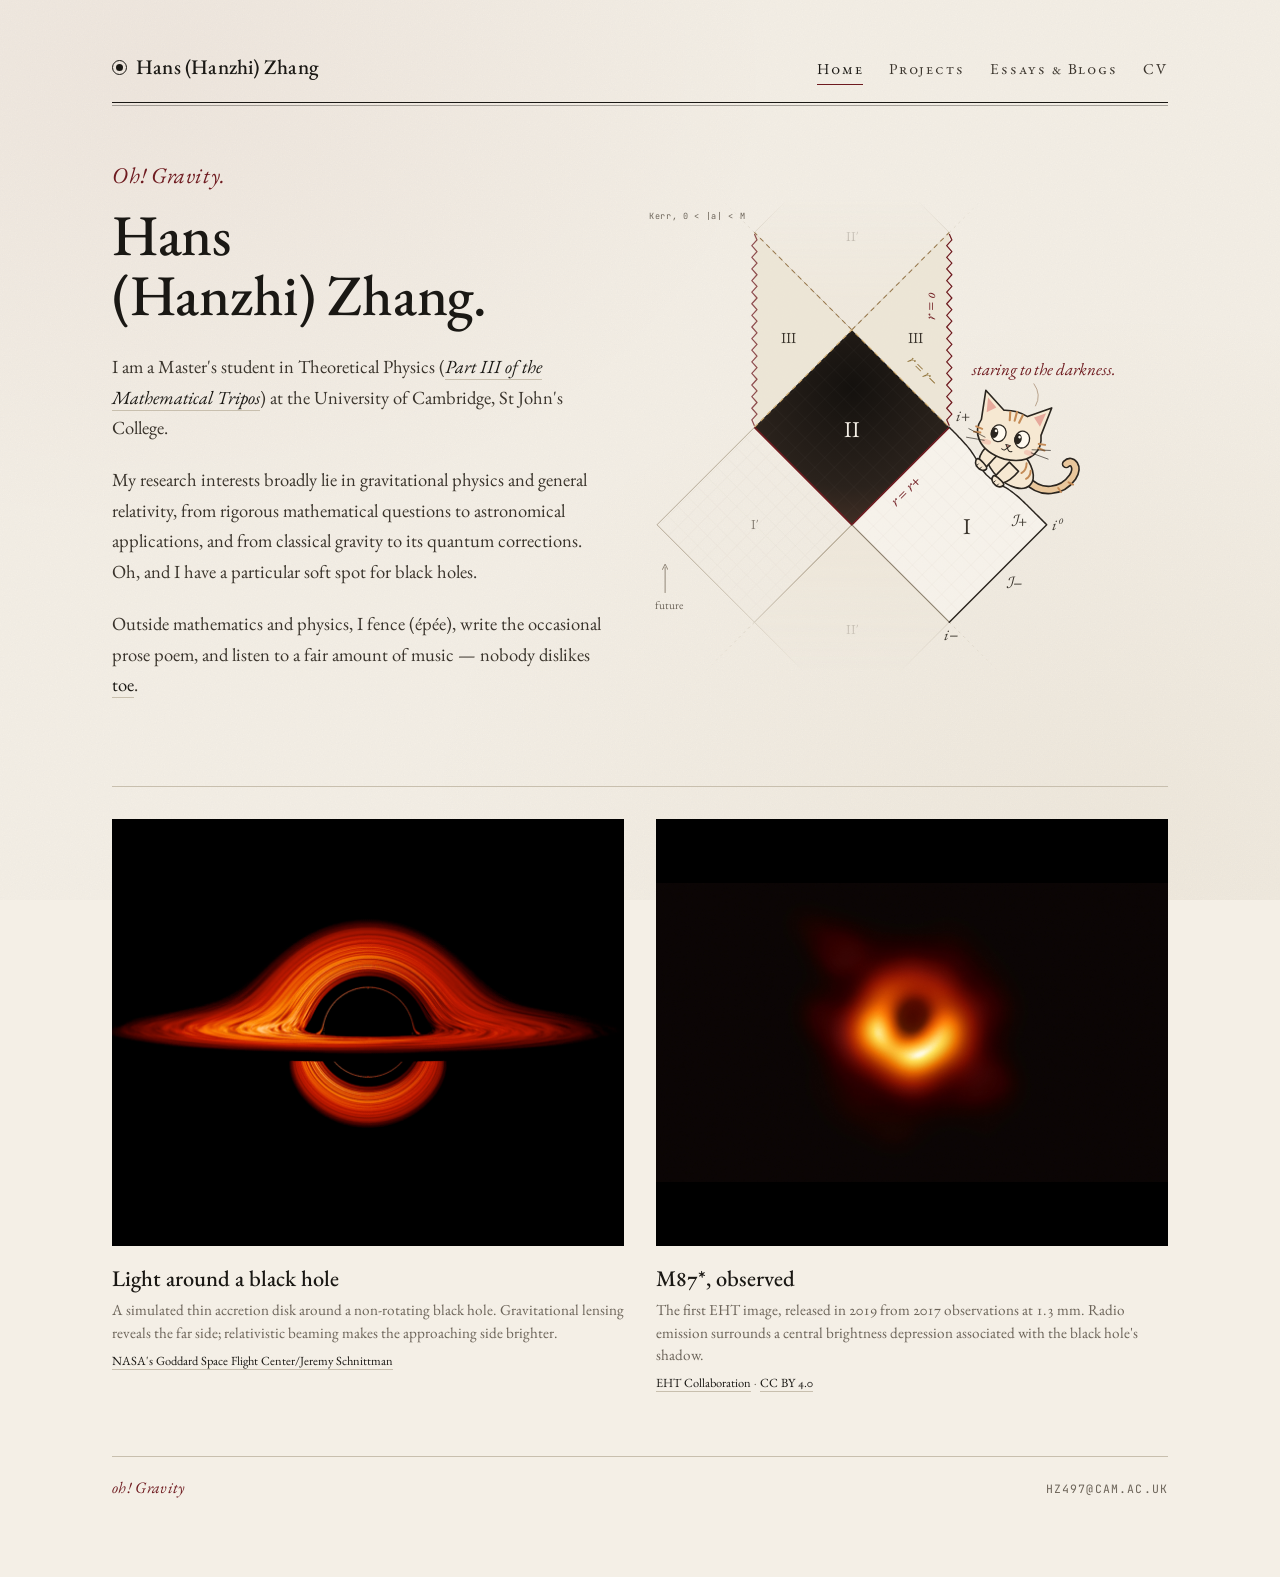
<file: index.html>
<!DOCTYPE html>
<html lang="en">
<head>
<meta charset="UTF-8">
<meta name="viewport" content="width=device-width, initial-scale=1.0">
<meta name="description" content="Hans (Hanzhi) Zhang — a Cambridge Part III student interested in gravitational physics, general relativity, and black holes.">
<title>Hans (Hanzhi) Zhang · Oh! Gravity.</title>
<link rel="preconnect" href="https://fonts.googleapis.com">
<link rel="preconnect" href="https://fonts.gstatic.com" crossorigin>
<link href="https://fonts.googleapis.com/css2?family=EB+Garamond:ital,wght@0,400;0,500;0,600;1,400;1,500&family=JetBrains+Mono:wght@400;500&display=swap" rel="stylesheet">
<link rel="stylesheet" href="assets/style.css">
<style>
.home.page { max-width: 1120px; }
.home .masthead { margin-bottom: 3.8rem; }
.home .brand { font-size: 1.3rem; }
.home .hero { grid-template-columns: 1fr 1.05fr; gap: 2rem; align-items: center; margin-bottom: 4rem; }
.home .hero-name { font-size: clamp(2.8rem, 4.7vw, 3.6rem); line-height: 1.04; margin-bottom: 1.7rem; }
.home .hero-name .name-line { display: block; }
.home .hero-name .ornament { color: var(--oxblood); font-size: 1.4rem; font-style: italic; letter-spacing: .025em; text-transform: none; margin-bottom: 1.1rem; }
.home .hero-intro { font-size: 1.16rem; line-height: 1.65; }
.home .hero-intro p:first-child::first-letter { float: none; font: inherit; padding: 0; color: inherit; }
.home .hero-intro p { margin-bottom: 1.15em; }
.home .hero-intro .black-hole-aside { white-space: normal; }
.penrose { margin: 0; align-self: center; }
.penrose svg { width: 100%; height: auto; display: block; overflow: visible; }
.penrose .math-label { font-family: var(--serif); font-size: 19px; font-style: italic; fill: var(--ink-soft); }
.penrose .small-label { font-family: var(--serif); font-size: 14px; fill: var(--ink-mute); }
.penrose .region { font-family: var(--serif); font-size: 28px; fill: var(--ink-soft); }
.penrose .region-md { font-size: 19px; }
.penrose .region-sm { font-family: var(--serif); font-size: 17px; fill: var(--ink-mute); }
.penrose .tiny-label { font-family: var(--mono); font-size: 10.5px; letter-spacing: .08em; fill: var(--ink-mute); }
.penrose .cat-caption { font-family: var(--serif); font-style: italic; font-size: 21px; fill: var(--oxblood); }
.black-hole-gallery { display: grid; grid-template-columns: 1fr 1fr; gap: 2rem; padding-top: 2rem; border-top: 1px solid var(--rule); }
.black-hole-gallery figure { margin: 0; min-width: 0; }
.black-hole-gallery .image-link { display: block; border: 0; background: #000; overflow: hidden; }
.black-hole-gallery img { display: block; width: 100%; height: auto; aspect-ratio: 1.2; object-fit: contain; transition: transform .5s ease; }
.black-hole-gallery .image-link:hover img { transform: scale(1.025); }
.black-hole-gallery figcaption { padding-top: 1rem; color: var(--ink-mute); font-size: .95rem; line-height: 1.5; }
.black-hole-gallery h2 { font-weight: 500; font-size: 1.4rem; color: var(--ink); margin: 0 0 .2rem; }
.black-hole-gallery p { margin-bottom: .45rem; }
.black-hole-gallery .credit { font-size: .78rem; }
.home .footer { margin-top: 3.5rem; }
@media (max-width: 820px) {
  .home .hero { grid-template-columns: 1fr; gap: 1.5rem; }
  .home .hero-name .name-line { display: inline; }
  .penrose { width: min(100%, 540px); margin: 0 auto; }
  .home .hero-intro { max-width: none; }
}
@media (prefers-reduced-motion: reduce) { .black-hole-gallery img { transition: none; } }
@media (max-width: 540px) {
  .home.page { padding: 1.7rem 1.25rem 3rem; }
  .home .masthead { flex-direction: column; gap: .85rem; margin-bottom: 2.6rem; }
  .home nav.primary { gap: 1.3rem; font-size: .87rem; }
  .home .hero-name { font-size: 2.9rem; }
  .home .hero-name .name-line { display: block; }
  .home .hero-intro { font-size: 1.12rem; }
  .black-hole-gallery { grid-template-columns: 1fr; gap: 2rem; }
  .home .footer { font-size: .62rem; letter-spacing: .045em; }
}
</style>
</head>
<body>
<div class="page home">
  <header class="masthead rise rise-1">
    <a href="index.html" class="brand"><span class="glyph" aria-hidden="true"></span>Hans (Hanzhi) Zhang</a>
    <nav class="primary" aria-label="Main navigation">
      <a href="index.html" class="is-active" aria-current="page">Home</a>
      <a href="projects.html">Projects</a>
      <a href="essays.html">Essays &amp; Blogs</a>
      <a href="cv.html">CV</a>
    </nav>
  </header>
  <main>
    <section class="hero rise rise-2" aria-labelledby="name">
      <div>
        <h1 class="hero-name" id="name"><span class="ornament">Oh! Gravity.</span>Hans <span class="name-line">(Hanzhi) Zhang.</span></h1>
        <div class="hero-intro">
          <p>I am a Master's student in Theoretical Physics (<a href="https://en.wikipedia.org/wiki/Part_III_of_the_Mathematical_Tripos" target="_blank" rel="noopener"><em>Part III of the Mathematical Tripos</em></a>) at the University of Cambridge, St John's College.</p>
          <p>My research interests broadly lie in gravitational physics and general relativity, from rigorous mathematical questions to astronomical applications, and from classical gravity to its quantum corrections. <span class="black-hole-aside">Oh, and I have a particular soft spot for black holes.</span></p>
          <p>Outside mathematics and physics, I fence (épée), write the occasional prose poem, and listen to a fair amount of music — nobody dislikes <a href="https://www.toe.st" target="_blank" rel="noopener">toe</a>.</p>
        </div>
      </div>
      <figure class="penrose">
        <svg viewBox="-6 20 646 600" xmlns="http://www.w3.org/2000/svg" role="img" aria-labelledby="penrose-title penrose-desc">
  <title id="penrose-title">A cat at future null infinity of a Kerr black hole</title>
  <desc id="penrose-desc">Carter–Penrose diagram of the maximally extended subextremal Kerr spacetime (central portion). Exterior region I with i⁺, i⁰, i⁻ and null infinities; the event horizon r = r₊; the black-hole region II; the Cauchy horizon r = r₋; regions III bounded by the timelike ring singularity r = 0; and the next white-hole region and further exteriors fading into the infinite tower. A cartoon cat holds on to future null infinity of region I, pressing it in slightly, and peers into the dark black-hole region.</desc>
  <defs>
    <radialGradient id="bh-dark" cx="250" cy="250" r="190" gradientUnits="userSpaceOnUse">
      <stop offset="0" stop-color="#14110e"/>
      <stop offset=".65" stop-color="#2a221c"/>
      <stop offset="1" stop-color="#4a3328"/>
    </radialGradient>
    <linearGradient id="fade-y" x1="0" y1="20" x2="0" y2="620" gradientUnits="userSpaceOnUse">
      <stop offset="0" stop-color="#fff" stop-opacity="0"/>
      <stop offset=".2" stop-color="#fff" stop-opacity=".9"/>
      <stop offset=".72" stop-color="#fff" stop-opacity=".9"/>
      <stop offset=".97" stop-color="#fff" stop-opacity="0"/>
    </linearGradient>
    <mask id="ext-fade" maskUnits="userSpaceOnUse" x="-10" y="0" width="620" height="640"><rect x="-10" y="0" width="620" height="640" fill="url(#fade-y)"/></mask>
    <pattern id="null-grid" width="17" height="17" patternUnits="userSpaceOnUse" patternTransform="rotate(45)">
      <path d="M0 0V17 M0 0H17" fill="none" stroke="#b6aa94" stroke-opacity=".22" stroke-width=".7"/>
    </pattern>
    <pattern id="null-grid-dark" width="17" height="17" patternUnits="userSpaceOnUse" patternTransform="rotate(45)">
      <path d="M0 0V17 M0 0H17" fill="none" stroke="#f4efe6" stroke-opacity=".07" stroke-width=".7"/>
    </pattern>
    <marker id="future-arrow" markerWidth="7" markerHeight="7" refX="3.5" refY="3.5" orient="auto"><path d="M0 0 7 3.5 0 7" fill="none" stroke="#7c7161" stroke-width="1"/></marker>
  </defs>

  <!-- Continuation of the tower: next white-hole block above, past white hole and mirror exterior I′ below/left. -->
  <g mask="url(#ext-fade)" fill="none" stroke="#a89a84" stroke-width="1.1">
    <path d="M250 180 370 60 250 -60 130 60Z" fill="#ebe4d4" fill-opacity=".5"/>
    <path d="M250 420 370 540 250 660 130 540Z" fill="#ebe4d4" fill-opacity=".5"/>
    <path d="M130 300 250 420 130 540 10 420Z" fill="url(#null-grid)"/>
    <path d="M370 60 490 -60 M130 60 10 -60 M370 540 490 660 M130 540 10 660" stroke-dasharray="3 5"/>
  </g>
  <g mask="url(#ext-fade)" class="small-label" text-anchor="middle" fill-opacity=".9">
    <text x="130" y="425" class="region-sm">I′</text>
    <text x="250" y="70" class="region-sm">II′</text>
    <text x="250" y="555" class="region-sm">II′</text>
  </g>

  <!-- Regions III: r < r₋, each bounded by a timelike ring singularity r = 0. -->
  <path d="M370 300 250 180 370 60Z" fill="#ebe4d4" fill-opacity=".85"/>
  <path d="M130 300 250 180 130 60Z" fill="#ebe4d4" fill-opacity=".85"/>
  <path d="M250 180 370 60 M250 180 130 60" fill="none" stroke="#997a4f" stroke-width="1.3" stroke-dasharray="6 5"/>
  <path d="M370.0 62.0 L373.2 69.2 L366.8 76.3 L373.2 83.5 L366.8 90.6 L373.2 97.8 L366.8 104.9 L373.2 112.1 L366.8 119.2 L373.2 126.4 L366.8 133.5 L373.2 140.7 L366.8 147.8 L373.2 155.0 L366.8 162.1 L373.2 169.3 L366.8 176.4 L373.2 183.6 L366.8 190.7 L373.2 197.9 L366.8 205.0 L373.2 212.2 L366.8 219.3 L373.2 226.5 L366.8 233.6 L373.2 240.8 L366.8 247.9 L373.2 255.1 L366.8 262.2 L373.2 269.4 L366.8 276.5 L373.2 283.7 L366.8 290.8 L370.0 298.0" fill="none" stroke="#6e1a1f" stroke-width="1.5" stroke-linejoin="round"/>
  <path d="M130.0 62.0 L133.2 69.2 L126.8 76.3 L133.2 83.5 L126.8 90.6 L133.2 97.8 L126.8 104.9 L133.2 112.1 L126.8 119.2 L133.2 126.4 L126.8 133.5 L133.2 140.7 L126.8 147.8 L133.2 155.0 L126.8 162.1 L133.2 169.3 L126.8 176.4 L133.2 183.6 L126.8 190.7 L133.2 197.9 L126.8 205.0 L133.2 212.2 L126.8 219.3 L133.2 226.5 L126.8 233.6 L133.2 240.8 L126.8 247.9 L133.2 255.1 L126.8 262.2 L133.2 269.4 L126.8 276.5 L133.2 283.7 L126.8 290.8 L130.0 298.0" fill="none" stroke="#6e1a1f" stroke-width="1.5" stroke-linejoin="round" opacity=".75"/>

  <!-- Region I: the exterior. -->
  <path d="M250 420 370 300 490 420 370 540Z" fill="#fbf8f2" fill-opacity=".55"/>
  <path d="M250 420 370 300 490 420 370 540Z" fill="url(#null-grid)"/>

  <!-- Region II: the black hole, r₋ < r < r₊. -->
  <path d="M250 420 370 300 250 180 130 300Z" fill="url(#bh-dark)"/>
  <path d="M250 420 370 300 250 180 130 300Z" fill="url(#null-grid-dark)"/>
  <path d="M130 300 250 180 370 300" fill="none" stroke="#c9a66b" stroke-width="1.4" stroke-dasharray="6 5"/>
  <path d="M130 300 250 420 370 300" fill="none" stroke="#6e1a1f" stroke-width="2"/>
  <path d="M250 420 370 540" fill="none" stroke="#8b7f6c" stroke-width="1.3"/>

  <!-- Null infinity of region I; ℐ⁺ is pressed in where the cat holds on. -->
  <path d="M370.0 300.0 L372.0 302.0 L374.0 304.0 L376.0 306.0 L378.0 308.0 L380.0 310.0 L381.9 312.1 L383.9 314.1 L385.8 316.2 L387.7 318.3 L389.6 320.4 L391.5 322.5 L393.3 324.7 L395.1 326.9 L396.8 329.2 L398.4 331.6 L400.0 334.0 L401.5 336.5 L403.0 339.0 L404.4 341.6 L405.9 344.1 L407.3 346.7 L408.8 349.2 L410.4 351.6 L412.0 354.0 L413.8 356.2 L415.6 358.4 L417.7 360.3 L419.8 362.2 L422.1 363.9 L424.5 365.5 L426.9 367.1 L429.4 368.6 L432.0 370.0 L434.6 371.4 L437.1 372.9 L439.6 374.4 L442.1 375.9 L444.5 377.5 L446.8 379.2 L449.1 380.9 L451.3 382.7 L453.5 384.5 L455.7 386.3 L457.8 388.2 L459.8 390.2 L461.9 392.1 L463.9 394.1 L466.0 396.0 L468.0 398.0 L470.0 400.0 L472.0 402.0 L474.0 404.0 L476.0 406.0 L478.0 408.0 L480.0 410.0 L482.0 412.0 L484.0 414.0 L486.0 416.0 L488.0 418.0 L490.0 420.0 L370 540" fill="none" stroke="#2a251f" stroke-width="1.8" stroke-linejoin="round" stroke-linecap="round"/>

  <g class="region" text-anchor="middle">
    <text x="392" y="432">I</text>
    <text x="250" y="312" fill="#f4efe6">II</text>
    <text x="328" y="196" class="region-md">III</text>
    <text x="172" y="196" class="region-md">III</text>
  </g>
  <g class="math-label">
    <text x="378" y="292">i⁺</text>
    <text x="497" y="426">i⁰</text>
    <text x="364" y="562">i⁻</text>
    <text x="440" y="498">ℐ⁻</text>
    <text x="446" y="422">ℐ⁺</text>
    <text x="304" y="398" transform="rotate(-45 304 398)" fill="#6e1a1f">r = r₊</text>
    <text x="318" y="218" transform="rotate(45 318 218)" fill="#8a6a2e">r = r₋</text>
    <text x="352" y="150" transform="rotate(-90 352 150)" fill="#6e1a1f" text-anchor="middle">r = 0</text>
  </g>
  <g class="tiny-label">
    <text x="0" y="44">Kerr, 0 &lt; |a| &lt; M</text>
  </g>
  <g transform="translate(20 470)">
    <path d="M0 34V2" stroke="#7c7161" stroke-width="1" marker-end="url(#future-arrow)"/>
    <text x="-12" y="54" class="small-label">future</text>
  </g>

  <!-- Cartoon cat, drawn in a frame whose x-axis runs along ℐ⁺; its paws curl over the line. -->
  <g transform="translate(422.8 352.8) rotate(45)" stroke="#2a251f" stroke-width="2" stroke-linecap="round" stroke-linejoin="round">
    <!-- tail -->
    <path d="M38 -22 C64 -20 80 -42 76 -64 C73 -79 59 -80 59 -70" fill="none" stroke-width="11"/>
    <path d="M38 -22 C64 -20 80 -42 76 -64 C73 -79 59 -80 59 -70" fill="none" stroke="#e9c79c" stroke-width="7"/>
    <path d="M73 -42 l6 1 M77 -56 l6 -2" stroke="#c48a55" stroke-width="2.4"/>
    <!-- body, mostly behind the head -->
    <ellipse cx="10" cy="-20" rx="36" ry="21" fill="#f6e8d2"/>
    <path d="M24 -36 q6 6 4 13 M34 -33 q5 5 3 11" fill="none" stroke="#c48a55" stroke-width="2.4"/>
    <!-- forelegs -->
    <path d="M-25 -22 C-26 -12 -24 -2 -20 3 L-8 3 C-8 -6 -9 -14 -8 -22Z" fill="#f6e8d2"/>
    <path d="M8 -22 C8 -14 7 -6 8 3 L20 3 C23 -2 25 -12 24 -22Z" fill="#f6e8d2"/>
    <g transform="rotate(-30 0 -22)">
    <!-- head -->
    <path d="M-40 -60 L-44 -96 L-16 -78 C-6 -81 4 -81 14 -78 L40 -96 L36 -60 C42 -44 36 -22 0 -20 C-36 -22 -46 -44 -40 -60Z" fill="#f6e8d2"/>
    <path d="M-39 -88 -36 -70 -26 -79Z M35 -88 32 -70 22 -79Z" fill="#e7a99c" stroke="none"/>
    <path d="M-8 -78 -6 -68 M0 -80 0 -69 M8 -78 6 -68" fill="none" stroke="#c48a55" stroke-width="2.6"/>
    <path d="M-44 -50 -36 -49 M-45 -43 -37 -44 M44 -50 36 -49 M45 -43 37 -44" fill="none" stroke="#c48a55" stroke-width="2.4"/>
    <!-- eyes: whites with pupils turned towards region II, the black-hole interior -->
    <ellipse cx="-15" cy="-49" rx="9" ry="10.5" fill="#fffaf0" stroke-width="1.6"/>
    <ellipse cx="15" cy="-49" rx="9" ry="10.5" fill="#fffaf0" stroke-width="1.6"/>
    <ellipse cx="-20.2" cy="-48.2" rx="4.6" ry="6.4" fill="#2a251f" stroke="none"/>
    <ellipse cx="9.8" cy="-48.2" rx="4.6" ry="6.4" fill="#2a251f" stroke="none"/>
    <circle cx="-18.9" cy="-51" r="1.6" fill="#fffaf0" stroke="none"/>
    <circle cx="11.1" cy="-51" r="1.6" fill="#fffaf0" stroke="none"/>
    <ellipse cx="-27" cy="-35" rx="6" ry="3.2" fill="#eeaea0" fill-opacity=".55" stroke="none"/>
    <ellipse cx="27" cy="-35" rx="6" ry="3.2" fill="#eeaea0" fill-opacity=".55" stroke="none"/>
    <path d="M-3 -38 3 -38 0 -34.5Z" fill="#d98f86" stroke-width="1.2"/>
    <path d="M0 -34.5 Q-2.5 -29 -6.5 -31.5 M0 -34.5 Q2.5 -29 6.5 -31.5" fill="none" stroke-width="1.3"/>
    <path d="M-30 -40 -52 -45 M-30 -36 -52 -34 M30 -40 52 -45 M30 -36 52 -34" fill="none" stroke-width="1" stroke-opacity=".75"/>
    </g>
    <!-- paws curled over ℐ⁺ (which sits at y ≈ 7 here) -->
    <path d="M-23 3 C-24 12 -6 13 -6 4 C-6 1 -22 0 -23 3Z" fill="#f6e8d2"/>
    <path d="M6 4 C6 13 24 12 23 3 C22 0 6 1 6 4Z" fill="#f6e8d2"/>
    <path d="M-17.5 6.5 -17.5 10 M-12 6.5 -12 10 M12 6.5 12 10 M17.5 6.5 17.5 10" stroke-width="1.1"/>
  </g>


  <text x="398" y="236" class="cat-caption">staring to the darkness.</text>
  <path d="M474 246 Q484 260 476 274" fill="none" stroke="#a58970" stroke-width=".9"/>
</svg>
      </figure>
    </section>
    <section class="black-hole-gallery rise rise-3" aria-label="Black holes in simulation and observation">
      <figure>
        <a class="image-link" href="https://svs.gsfc.nasa.gov/13326/" target="_blank" rel="noopener"><img src="assets/black-hole-disk.gif" alt="NASA simulation of a black hole's thin accretion disk, with its far side lensed above and below the dark shadow." width="1040" height="600" loading="lazy"></a>
        <figcaption>
          <h2>Light around a black hole</h2>
          <p>A simulated thin accretion disk around a non-rotating black hole. Gravitational lensing reveals the far side; relativistic beaming makes the approaching side brighter.</p>
          <p class="credit"><a href="https://svs.gsfc.nasa.gov/13326/" target="_blank" rel="noopener">NASA's Goddard Space Flight Center/Jeremy Schnittman</a></p>
        </figcaption>
      </figure>
      <figure>
        <a class="image-link" href="https://www.eso.org/public/images/eso1907a/" target="_blank" rel="noopener"><img src="assets/m87-eht.jpg" alt="The Event Horizon Telescope image of M87 star: an asymmetric orange ring of radio emission around a central brightness depression." width="4000" height="2330" loading="lazy"></a>
        <figcaption>
          <h2>M87*, observed</h2>
          <p>The first EHT image, released in 2019 from 2017 observations at 1.3 mm. Radio emission surrounds a central brightness depression associated with the black hole's shadow.</p>
          <p class="credit"><a href="https://www.eso.org/public/images/eso1907a/" target="_blank" rel="noopener">EHT Collaboration</a> · <a href="https://creativecommons.org/licenses/by/4.0/" target="_blank" rel="noopener">CC BY 4.0</a></p>
        </figcaption>
      </figure>
    </section>
  </main>
  <footer class="footer">
    <span class="footer-mark">oh! Gravity</span>
    <span><a href="mailto:hz497@cam.ac.uk">hz497@cam.ac.uk</a></span>
  </footer>
</div>
</body>
</html>
</file>
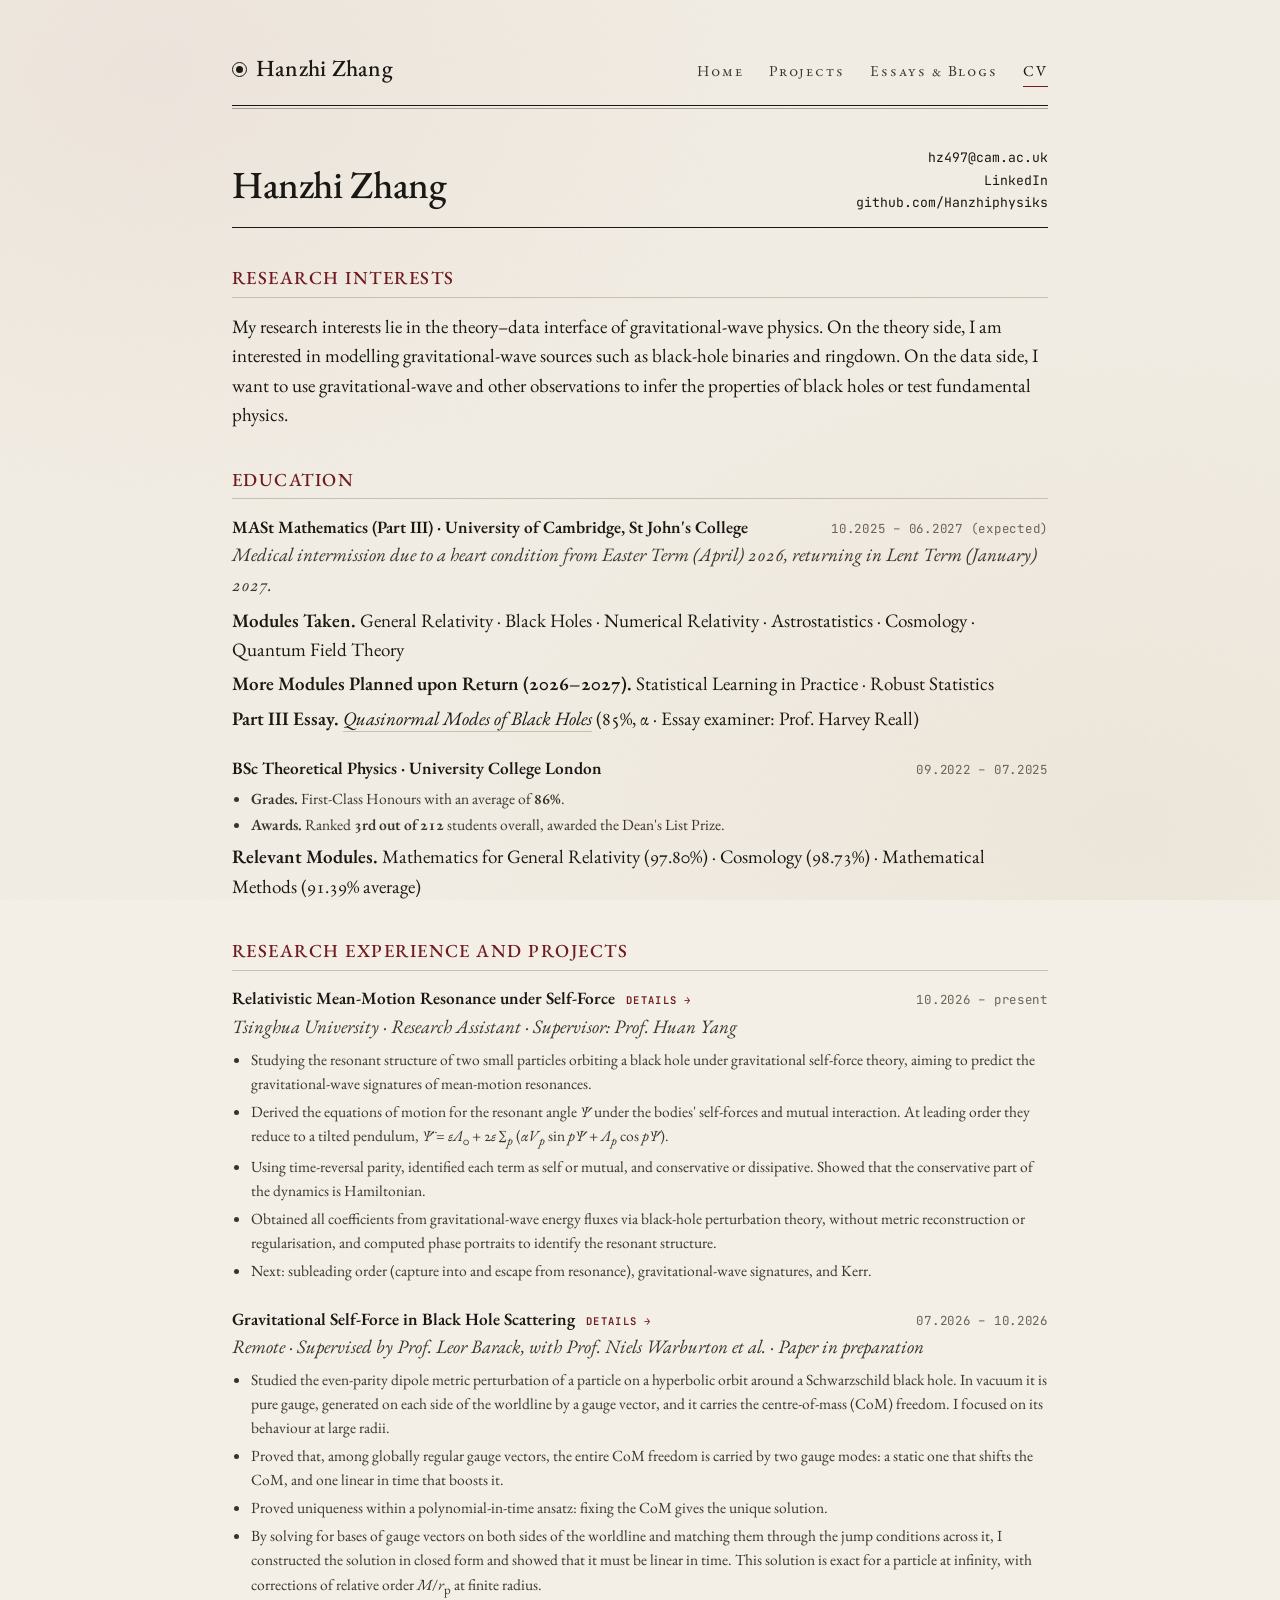
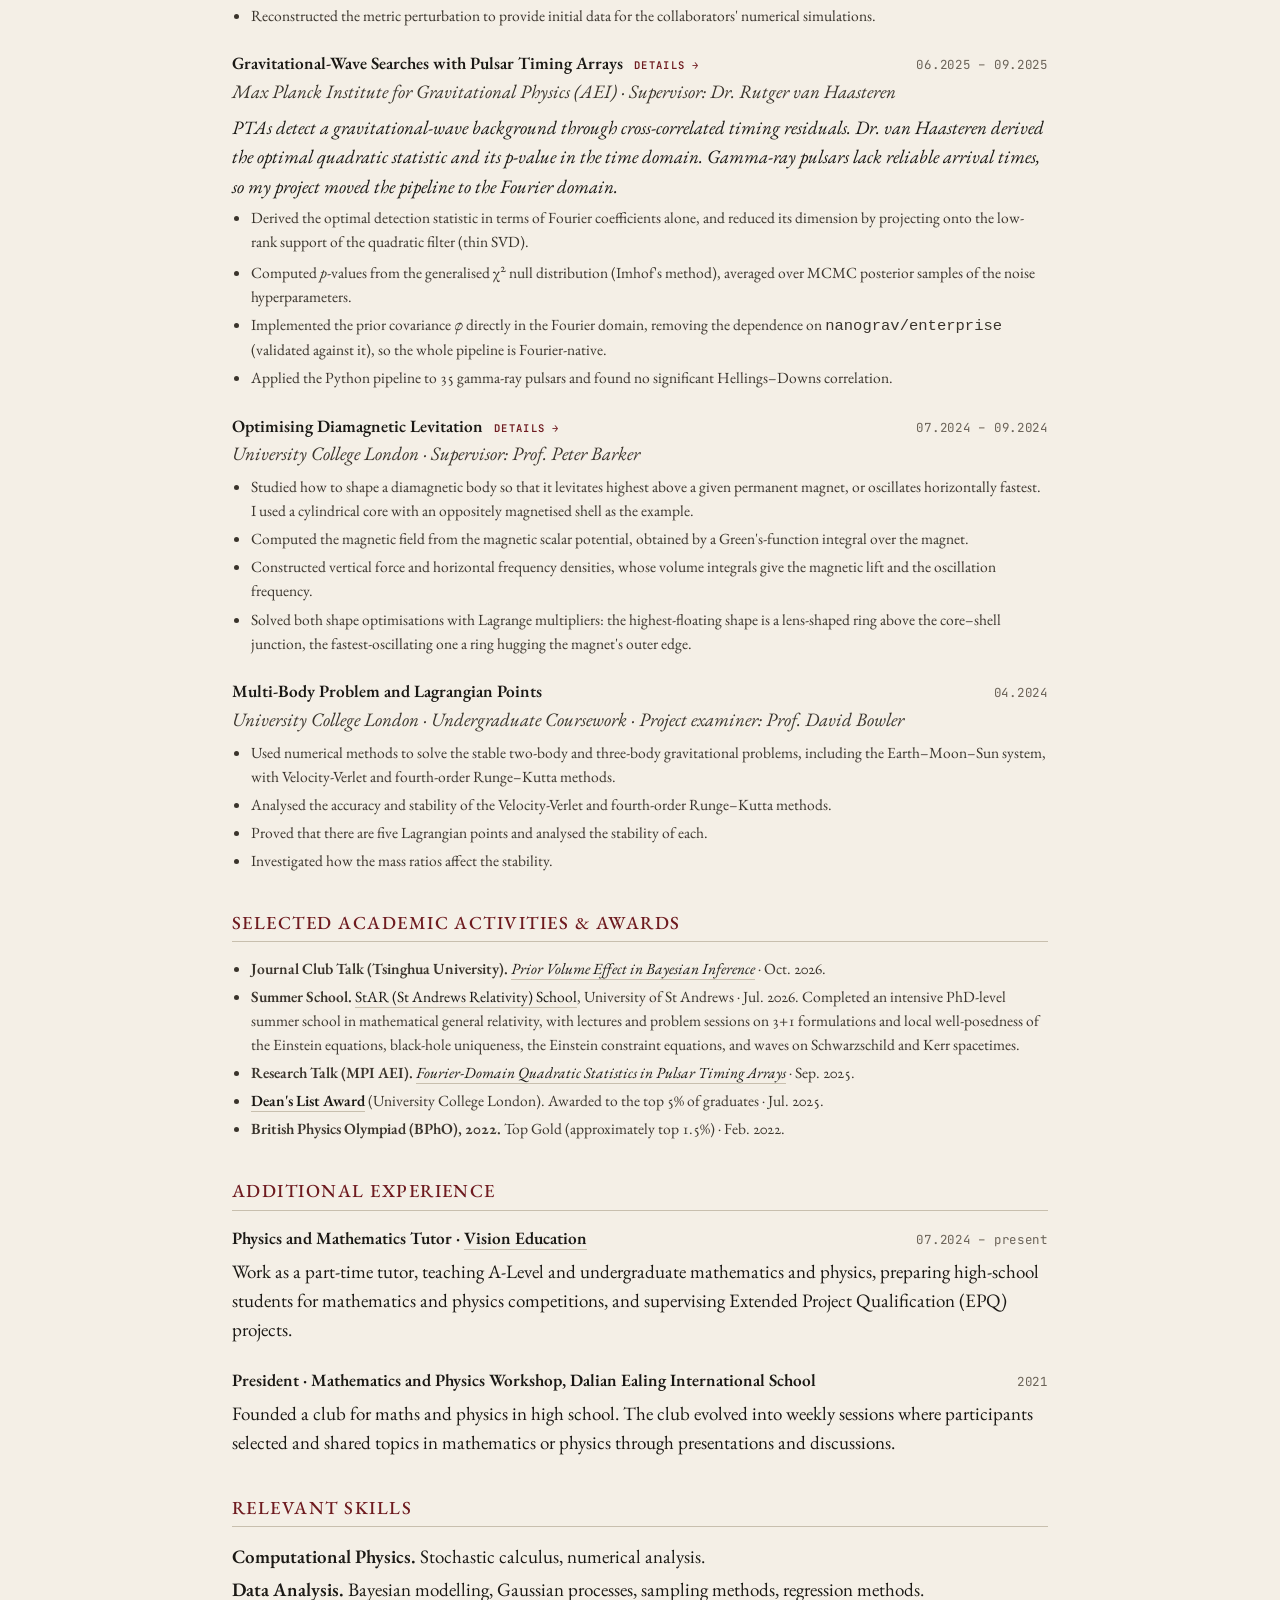
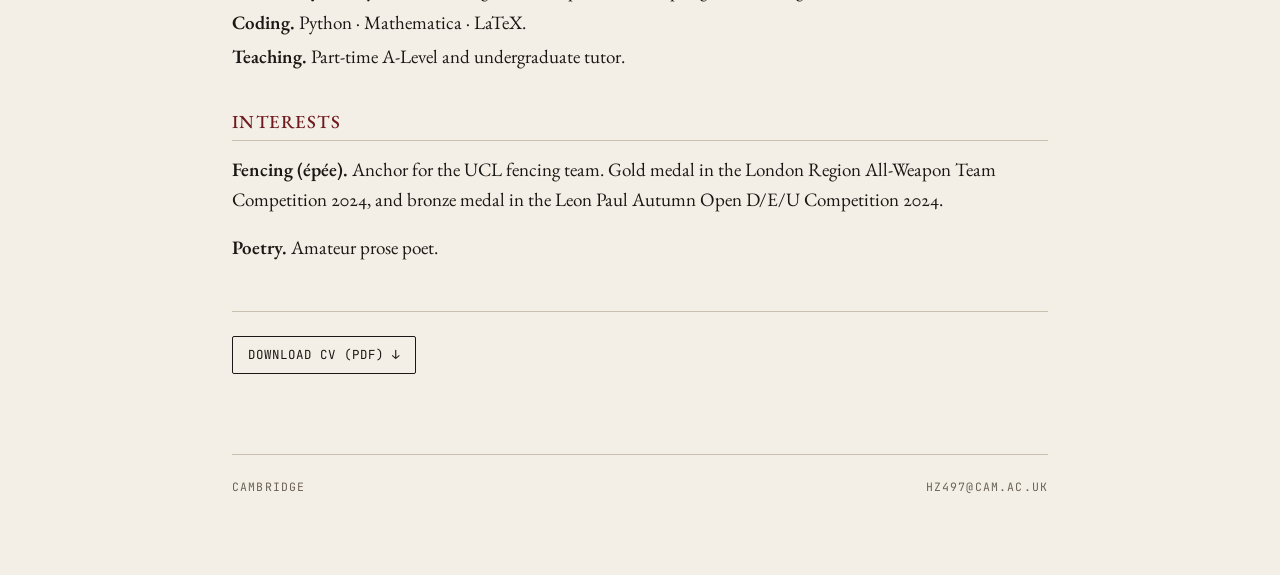
<file: cv.html>
<!DOCTYPE html>
<html lang="en">
<head>
  <meta charset="UTF-8">
  <meta name="viewport" content="width=device-width, initial-scale=1.0">
  <title>CV — Hanzhi Zhang</title>
  <link rel="preconnect" href="https://fonts.googleapis.com">
  <link rel="preconnect" href="https://fonts.gstatic.com" crossorigin>
  <link href="https://fonts.googleapis.com/css2?family=EB+Garamond:ital,wght@0,400;0,500;0,600;1,400;1,500&amp;family=JetBrains+Mono:wght@400;500&amp;display=swap" rel="stylesheet">
  <link rel="stylesheet" href="assets/style.css">
  <style>
    .cv .cv-entry-top { gap: 0.25rem 1rem; }
    .cv .cv-entry-title { min-width: 0; }
    .cv .cv-entry-date { white-space: nowrap; }
    .cv .cv-contact a { overflow-wrap: anywhere; }
    .cv .cv-note { margin: 0.3rem 0 0; }
    .cv .downloads { margin-top: 3rem; }
    .cv .cv-more { font-family: var(--mono); font-size: 0.66rem; letter-spacing: 0.12em; text-transform: uppercase; color: var(--oxblood); border-bottom: none; margin-left: 0.45rem; white-space: nowrap; }
    .cv .cv-more:hover { color: var(--ink); }
    .cv .cv-math { white-space: nowrap; }

    @media (max-width: 600px) {
      .cv .cv-entry-top { display: block; }
      .cv .cv-entry-date { display: block; margin-top: 0.15rem; }
      .cv .cv-math { white-space: normal; }
    }
  </style>
</head>
<body>
<div class="page cv">
  <header class="masthead rise rise-1">
    <a href="index.html" class="brand"><span class="glyph" aria-hidden="true"></span>Hanzhi Zhang</a>
    <nav class="primary" aria-label="Main navigation">
      <a href="index.html">Home</a>
      <a href="projects.html">Projects</a>
      <a href="essays.html">Essays &amp; Blogs</a>
      <a href="cv.html" class="is-active" aria-current="page">CV</a>
    </nav>
  </header>

  <main>
    <div class="cv-header rise rise-2">
      <h1 class="cv-name">Hanzhi Zhang</h1>
      <div class="cv-contact">
        <a href="mailto:hz497@cam.ac.uk">hz497@cam.ac.uk</a><br>
        <a href="https://www.linkedin.com/in/hans-hanzhi-zhang-98b052375" target="_blank" rel="noopener">LinkedIn</a><br>
        <a href="https://github.com/Hanzhiphysiks" target="_blank" rel="noopener">github.com/Hanzhiphysiks</a>
      </div>
    </div>

    <div class="rise rise-3">
      <h2>Research Interests</h2>
      <div class="cv-entry">
        <p>My research interests lie in the theory–data interface of gravitational-wave physics. On the theory side, I am interested in modelling gravitational-wave sources such as black-hole binaries and ringdown. On the data side, I want to use gravitational-wave and other observations to infer the properties of black holes or test fundamental physics.</p>
      </div>

      <h2>Education</h2>
      <div class="cv-entry">
        <div class="cv-entry-top">
          <span class="cv-entry-title">MASt Mathematics (Part III) · University of Cambridge, St John's College</span>
          <span class="cv-entry-date">10.2025 – 06.2027 (expected)</span>
        </div>
        <div class="cv-entry-sub">Medical intermission due to a heart condition from Easter Term (April) 2026, returning in Lent Term (January) 2027.</div>
        <p class="cv-note"><strong>Modules Taken.</strong> General Relativity · Black Holes · Numerical Relativity · Astrostatistics · Cosmology · Quantum Field Theory</p>
        <p class="cv-note"><strong>More Modules Planned upon Return (2026–2027).</strong> Statistical Learning in Practice · Robust Statistics</p>
        <p class="cv-note"><strong>Part III Essay.</strong> <a href="essays/qnm.html"><em>Quasinormal Modes of Black Holes</em></a> (85%, α · Essay examiner: Prof. Harvey Reall)</p>
      </div>

      <div class="cv-entry">
        <div class="cv-entry-top">
          <span class="cv-entry-title">BSc Theoretical Physics · University College London</span>
          <span class="cv-entry-date">09.2022 – 07.2025</span>
        </div>
        <ul class="cv-bullet-tight">
          <li><strong>Grades.</strong> First-Class Honours with an average of <strong>86%</strong>.</li>
          <li><strong>Awards.</strong> Ranked <strong>3rd out of 212</strong> students overall, awarded the Dean's List Prize.</li>
        </ul>
        <p class="cv-note"><strong>Relevant Modules.</strong> Mathematics for General Relativity (97.80%) · Cosmology (98.73%) · Mathematical Methods (91.39% average)</p>
      </div>

      <h2>Research Experience and Projects</h2>
      <div class="cv-entry">
        <div class="cv-entry-top">
          <span class="cv-entry-title">Relativistic Mean-Motion Resonance under Self-Force <a class="cv-more" href="projects/mean-motion-resonance.html">details →</a></span>
          <span class="cv-entry-date">10.2026 – present</span>
        </div>
        <div class="cv-entry-sub">Tsinghua University · Research Assistant · Supervisor: Prof. Huan Yang</div>
        <ul>
          <li>Studying the resonant structure of two small particles orbiting a black hole under gravitational self-force theory, aiming to predict the gravitational-wave signatures of mean-motion resonances.</li>
          <li>Derived the equations of motion for the resonant angle <i>Ψ</i> under the bodies' self-forces and mutual interaction. At leading order they reduce to a tilted pendulum, <span class="cv-math"><i>Ψ̈</i> = <i>εΛ</i><sub>0</sub> + 2<i>ε</i> ∑<sub><i>p</i></sub> (<i>αV<sub>p</sub></i> sin <i>pΨ</i> + <i>Λ<sub>p</sub></i> cos <i>pΨ</i>)</span>.</li>
          <li>Using time-reversal parity, identified each term as self or mutual, and conservative or dissipative. Showed that the conservative part of the dynamics is Hamiltonian.</li>
          <li>Obtained all coefficients from gravitational-wave energy fluxes via black-hole perturbation theory, without metric reconstruction or regularisation, and computed phase portraits to identify the resonant structure.</li>
          <li>Next: subleading order (capture into and escape from resonance), gravitational-wave signatures, and Kerr.</li>
        </ul>
      </div>

      <div class="cv-entry">
        <div class="cv-entry-top">
          <span class="cv-entry-title">Gravitational Self-Force in Black Hole Scattering <a class="cv-more" href="projects/self-force.html">details →</a></span>
          <span class="cv-entry-date">07.2026 – 10.2026</span>
        </div>
        <div class="cv-entry-sub">Remote · Supervised by Prof. Leor Barack, with Prof. Niels Warburton et al. · <em>Paper in preparation</em></div>
        <ul>
          <li>Studied the even-parity dipole metric perturbation of a particle on a hyperbolic orbit around a Schwarzschild black hole. In vacuum it is pure gauge, generated on each side of the worldline by a gauge vector, and it carries the centre-of-mass (CoM) freedom. I focused on its behaviour at large radii.</li>
          <li>Proved that, among globally regular gauge vectors, the entire CoM freedom is carried by two gauge modes: a static one that shifts the CoM, and one linear in time that boosts it.</li>
          <li>Proved uniqueness within a polynomial-in-time ansatz: fixing the CoM gives the unique solution.</li>
          <li>By solving for bases of gauge vectors on both sides of the worldline and matching them through the jump conditions across it, I constructed the solution in closed form and showed that it must be linear in time. This solution is exact for a particle at infinity, with corrections of relative order <i>M</i>/<i>r</i><sub>p</sub> at finite radius.</li>
          <li>Reconstructed the metric perturbation to provide initial data for the collaborators' numerical simulations.</li>
        </ul>
      </div>

      <div class="cv-entry">
        <div class="cv-entry-top">
          <span class="cv-entry-title">Gravitational-Wave Searches with Pulsar Timing Arrays <a class="cv-more" href="projects/fourier-pta.html">details →</a></span>
          <span class="cv-entry-date">06.2025 – 09.2025</span>
        </div>
        <div class="cv-entry-sub">Max Planck Institute for Gravitational Physics (AEI) · Supervisor: Dr. Rutger van Haasteren</div>
        <p class="cv-note"><em>PTAs detect a gravitational-wave background through cross-correlated timing residuals. Dr. van Haasteren derived the optimal quadratic statistic and its p-value in the time domain. Gamma-ray pulsars lack reliable arrival times, so my project moved the pipeline to the Fourier domain.</em></p>
        <ul>
          <li>Derived the optimal detection statistic in terms of Fourier coefficients alone, and reduced its dimension by projecting onto the low-rank support of the quadratic filter (thin SVD).</li>
          <li>Computed <i>p</i>-values from the generalised &chi;<sup>2</sup> null distribution (Imhof's method), averaged over MCMC posterior samples of the noise hyperparameters.</li>
          <li>Implemented the prior covariance <i>&phi;</i> directly in the Fourier domain, removing the dependence on <code>nanograv/enterprise</code> (validated against it), so the whole pipeline is Fourier-native.</li>
          <li>Applied the Python pipeline to 35 gamma-ray pulsars and found no significant Hellings–Downs correlation.</li>
        </ul>
      </div>

      <div class="cv-entry">
        <div class="cv-entry-top">
          <span class="cv-entry-title">Optimising Diamagnetic Levitation <a class="cv-more" href="projects/diamagnetic.html">details →</a></span>
          <span class="cv-entry-date">07.2024 – 09.2024</span>
        </div>
        <div class="cv-entry-sub">University College London · Supervisor: Prof. Peter Barker</div>
        <ul>
          <li>Studied how to shape a diamagnetic body so that it levitates highest above a given permanent magnet, or oscillates horizontally fastest. I used a cylindrical core with an oppositely magnetised shell as the example.</li>
          <li>Computed the magnetic field from the magnetic scalar potential, obtained by a Green's-function integral over the magnet.</li>
          <li>Constructed vertical force and horizontal frequency densities, whose volume integrals give the magnetic lift and the oscillation frequency.</li>
          <li>Solved both shape optimisations with Lagrange multipliers: the highest-floating shape is a lens-shaped ring above the core–shell junction, the fastest-oscillating one a ring hugging the magnet's outer edge.</li>
        </ul>
      </div>

      <div class="cv-entry">
        <div class="cv-entry-top">
          <span class="cv-entry-title">Multi-Body Problem and Lagrangian Points</span>
          <span class="cv-entry-date">04.2024</span>
        </div>
        <div class="cv-entry-sub">University College London · Undergraduate Coursework · Project examiner: Prof. David Bowler</div>
        <ul>
          <li>Used numerical methods to solve the stable two-body and three-body gravitational problems, including the Earth–Moon–Sun system, with Velocity-Verlet and fourth-order Runge–Kutta methods.</li>
          <li>Analysed the accuracy and stability of the Velocity-Verlet and fourth-order Runge–Kutta methods.</li>
          <li>Proved that there are five Lagrangian points and analysed the stability of each.</li>
          <li>Investigated how the mass ratios affect the stability.</li>
        </ul>
      </div>

      <h2>Selected Academic Activities &amp; Awards</h2>
      <div class="cv-entry">
        <ul>
          <li><strong>Journal Club Talk (Tsinghua University).</strong> <a href="essays/pdf/prior-volume-effect-slides.pdf" target="_blank" rel="noopener"><em>Prior Volume Effect in Bayesian Inference</em></a> · Oct. 2026.</li>
          <li><strong>Summer School.</strong> <a href="https://webhomes.maths.ed.ac.uk/~scolling/StAR_School.html" target="_blank" rel="noopener">StAR (St Andrews Relativity) School</a>, University of St Andrews · Jul. 2026. Completed an intensive PhD-level summer school in mathematical general relativity, with lectures and problem sessions on 3+1 formulations and local well-posedness of the Einstein equations, black-hole uniqueness, the Einstein constraint equations, and waves on Schwarzschild and Kerr spacetimes.</li>
          <li><strong>Research Talk (MPI AEI).</strong> <a href="projects/reports/pta-aei-talk-slides.pdf" target="_blank" rel="noopener"><em>Fourier-Domain Quadratic Statistics in Pulsar Timing Arrays</em></a> · Sep. 2025.</li>
          <li><a href="https://www.ucl.ac.uk/mathematical-physical-sciences/about/faculty-prizes/deans-list-commendees" target="_blank" rel="noopener"><strong>Dean's List Award</strong></a> (University College London). Awarded to the top 5% of graduates · Jul. 2025.</li>
          <li><strong>British Physics Olympiad (BPhO), 2022.</strong> Top Gold (approximately top 1.5%) · Feb. 2022.</li>
        </ul>
      </div>

      <h2>Additional Experience</h2>
      <div class="cv-entry">
        <div class="cv-entry-top">
          <span class="cv-entry-title">Physics and Mathematics Tutor · <a href="https://www.visionacademy.uk" target="_blank" rel="noopener">Vision Education</a></span>
          <span class="cv-entry-date">07.2024 – present</span>
        </div>
        <p class="cv-note">Work as a part-time tutor, teaching A-Level and undergraduate mathematics and physics, preparing high-school students for mathematics and physics competitions, and supervising Extended Project Qualification (EPQ) projects.</p>
      </div>

      <div class="cv-entry">
        <div class="cv-entry-top">
          <span class="cv-entry-title">President · Mathematics and Physics Workshop, Dalian Ealing International School</span>
          <span class="cv-entry-date">2021</span>
        </div>
        <p class="cv-note">Founded a club for maths and physics in high school. The club evolved into weekly sessions where participants selected and shared topics in mathematics or physics through presentations and discussions.</p>
      </div>

      <h2>Relevant Skills</h2>
      <div class="cv-entry cv-skills">
        <p><strong>Computational Physics.</strong> Stochastic calculus, numerical analysis.</p>
        <p><strong>Data Analysis.</strong> Bayesian modelling, Gaussian processes, sampling methods, regression methods.</p>
        <p><strong>Coding.</strong> Python · Mathematica · LaTeX.</p>
        <p><strong>Teaching.</strong> Part-time A-Level and undergraduate tutor.</p>
      </div>

      <h2>Interests</h2>
      <div class="cv-entry">
        <p><strong>Fencing (épée).</strong> Anchor for the UCL fencing team. Gold medal in the London Region All-Weapon Team Competition 2024, and bronze medal in the Leon Paul Autumn Open D/E/U Competition 2024.</p>
        <p><strong>Poetry.</strong> Amateur prose poet.</p>
      </div>

      <div class="downloads">
        <a class="download-link" href="CV_Hanzhi_Zhang.pdf" download>Download CV (PDF) ↓</a>
      </div>
    </div>
  </main>

  <footer class="footer">
    <span>Cambridge</span>
    <span><a href="mailto:hz497@cam.ac.uk">hz497@cam.ac.uk</a></span>
  </footer>
</div>
</body>
</html>
</file>
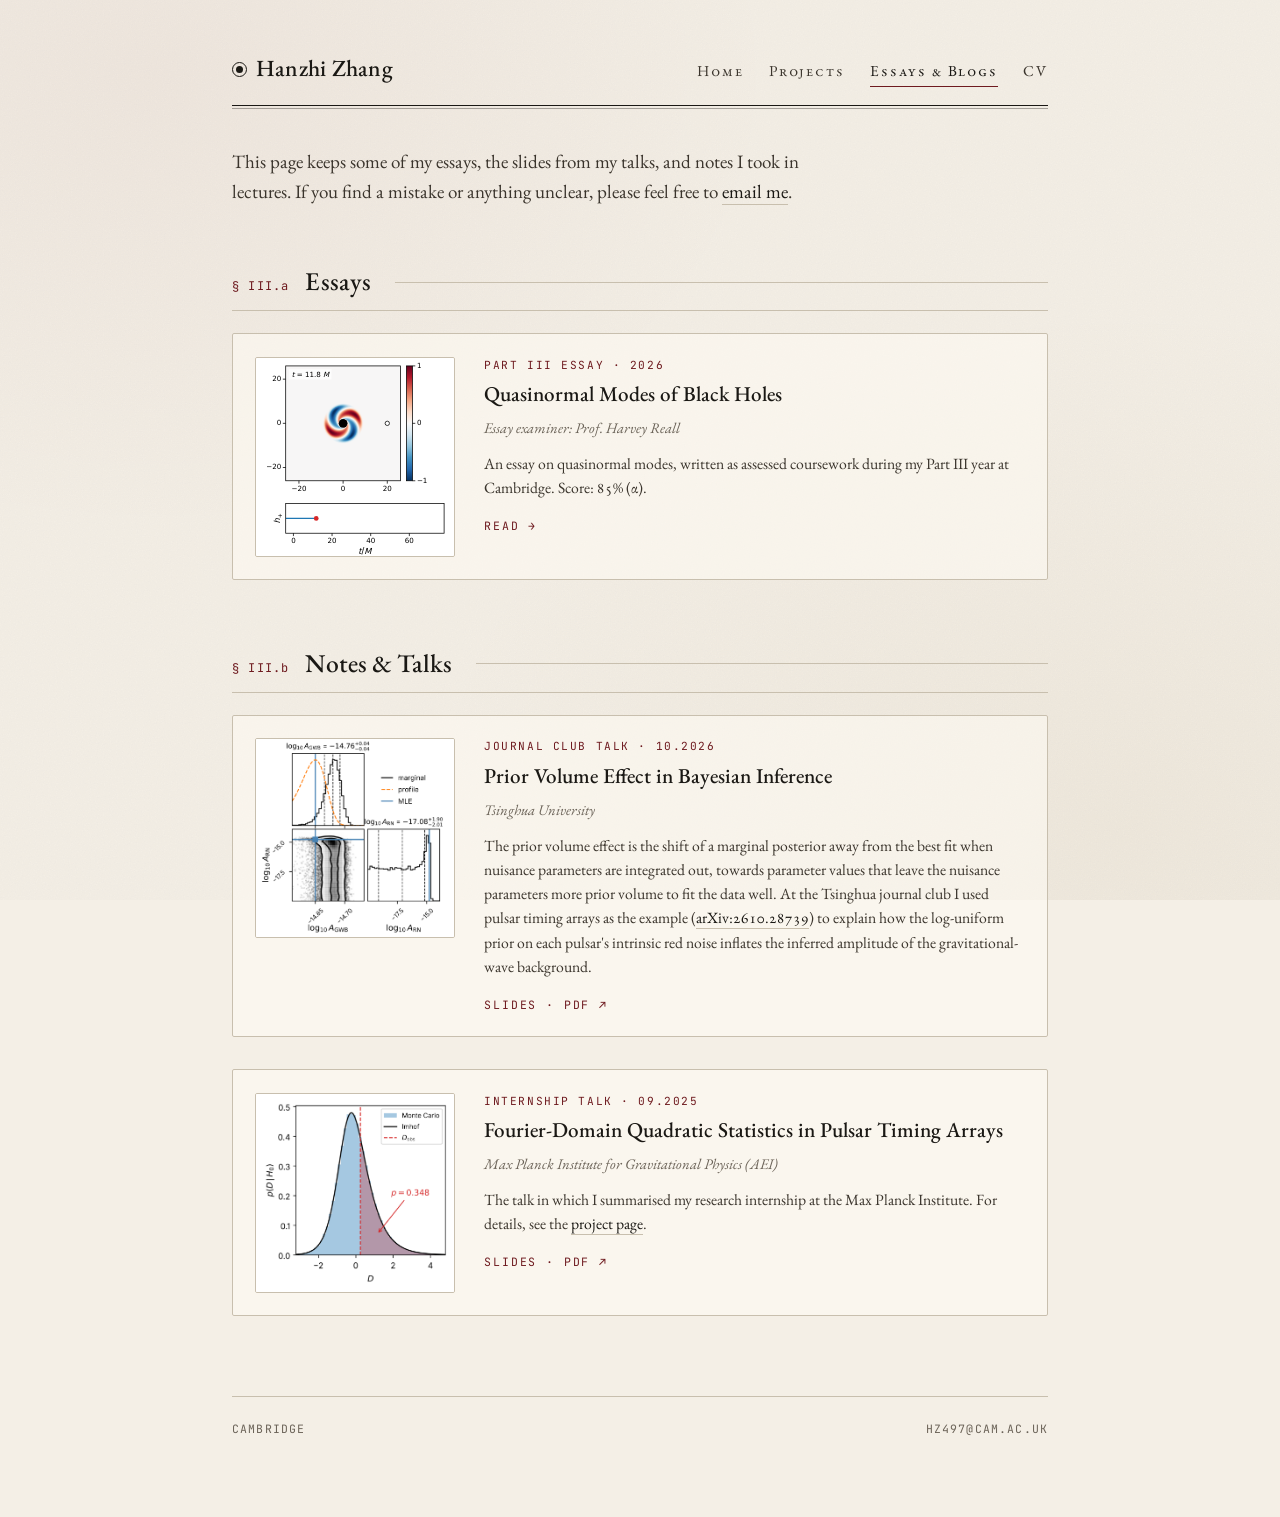
<file: essays.html>
<!DOCTYPE html>
<html lang="en">
<head>
<meta charset="UTF-8">
<meta name="viewport" content="width=device-width, initial-scale=1.0">
<title>Essays &amp; Blogs — Hanzhi Zhang</title>
<link rel="preconnect" href="https://fonts.googleapis.com">
<link rel="preconnect" href="https://fonts.gstatic.com" crossorigin>
<link href="https://fonts.googleapis.com/css2?family=EB+Garamond:ital,wght@0,400;0,500;0,600;1,400;1,500&family=JetBrains+Mono:wght@400;500&display=swap" rel="stylesheet">
<link rel="stylesheet" href="assets/style.css">
</head>
<body>
<div class="page">

  <header class="masthead rise rise-1">
    <a href="index.html" class="brand"><span class="glyph"></span>Hanzhi Zhang</a>
    <nav class="primary">
      <a href="index.html">Home</a>
      <a href="projects.html">Projects</a>
      <a href="essays.html" class="is-active">Essays &amp; Blogs</a>
      <a href="cv.html">CV</a>
    </nav>
  </header>

  <p class="research-intro rise rise-2" style="margin-top:1rem">This page keeps some of my essays, the slides from my talks, and notes I took in lectures. If you find a mistake or anything unclear, please feel free to <a href="mailto:hz497@cam.ac.uk">email me</a>.</p>

  <!-- ============ ESSAYS ============ -->
  <div class="section-head rise rise-2">
    <span class="section-num">§ III.a</span>
    <h2 class="section-title">Essays</h2>
    <div class="section-rule"></div>
  </div>

  <section class="cards rise rise-3">

    <!-- QNM essay -->
    <a class="card" href="essays/qnm.html">
      <div class="card-figure">
        <canvas id="card-qnm" role="img" aria-label="Animation of a black-hole ringdown: the l = m = 2 quasinormal mode spirals out of a Schwarzschild black hole in the equatorial plane, and the panel below shows the damped waveform recorded by a distant observer"></canvas>
      </div>
      <div class="card-body">
        <span class="card-kicker">Part III Essay · 2026</span>
        <h3 class="card-title">Quasinormal Modes of Black Holes</h3>
        <div class="card-meta">Essay examiner: Prof. Harvey Reall</div>
        <p class="card-desc">An essay on quasinormal modes, written as assessed coursework during my Part III year at Cambridge. Score: 85% (α).</p>
        <span class="card-cta">Read →</span>
      </div>
    </a>

  </section>

  <!-- ============ NOTES & TALKS ============ -->
  <div class="section-head rise rise-3" style="margin-top:4rem">
    <span class="section-num">§ III.b</span>
    <h2 class="section-title">Notes &amp; Talks</h2>
    <div class="section-rule"></div>
  </div>

  <section class="cards rise rise-4">

    <!-- Journal-club talk: prior volume effect -->
    <div class="card">
      <div class="card-figure">
        <img src="essays/figs/pve-thumb.png" width="901" height="901" loading="lazy" alt="Corner plot of a toy pulsar-timing-array posterior: the marginal posterior of the background amplitude sits about two sigma above the maximum-likelihood value, while one pulsar's red-noise amplitude spreads down to the edge of its log-uniform prior">
      </div>
      <div class="card-body">
        <span class="card-kicker">Journal Club Talk · 10.2026</span>
        <h3 class="card-title"><a class="card-stretch" href="essays/pdf/prior-volume-effect-slides.pdf" target="_blank" rel="noopener">Prior Volume Effect in Bayesian Inference</a></h3>
        <div class="card-meta">Tsinghua University</div>
        <p class="card-desc">The prior volume effect is the shift of a marginal posterior away from the best fit when nuisance parameters are integrated out, towards parameter values that leave the nuisance parameters more prior volume to fit the data well. At the Tsinghua journal club I used pulsar timing arrays as the example (<a href="https://arxiv.org/abs/2610.28739" target="_blank" rel="noopener">arXiv:2610.28739</a>) to explain how the log-uniform prior on each pulsar's intrinsic red noise inflates the inferred amplitude of the gravitational-wave background.</p>
        <span class="card-cta">Slides · PDF ↗</span>
      </div>
    </div>

    <!-- AEI internship talk -->
    <div class="card">
      <div class="card-figure">
        <img src="essays/figs/aei-thumb.png" width="901" height="901" loading="lazy" alt="Distribution of the detection statistic D under the null hypothesis: Monte Carlo histogram, Imhof curve, the observed value and the shaded p-value tail, p = 0.348">
      </div>
      <div class="card-body">
        <span class="card-kicker">Internship Talk · 09.2025</span>
        <h3 class="card-title"><a class="card-stretch" href="projects/reports/pta-aei-talk-slides.pdf" target="_blank" rel="noopener">Fourier-Domain Quadratic Statistics in Pulsar Timing Arrays</a></h3>
        <div class="card-meta">Max Planck Institute for Gravitational Physics (AEI)</div>
        <p class="card-desc">The talk in which I summarised my research internship at the Max Planck Institute. For details, see the <a href="projects/fourier-pta.html">project page</a>.</p>
        <span class="card-cta">Slides · PDF ↗</span>
      </div>
    </div>

  </section>

  <footer class="footer">
    <span>Cambridge</span>
    <span><a href="mailto:hz497@cam.ac.uk">hz497@cam.ac.uk</a></span>
  </footer>

</div>
<script src="assets/ringdown.js"></script>
<script>Ringdown(document.getElementById("card-qnm"));</script>
</body>
</html>
</file>
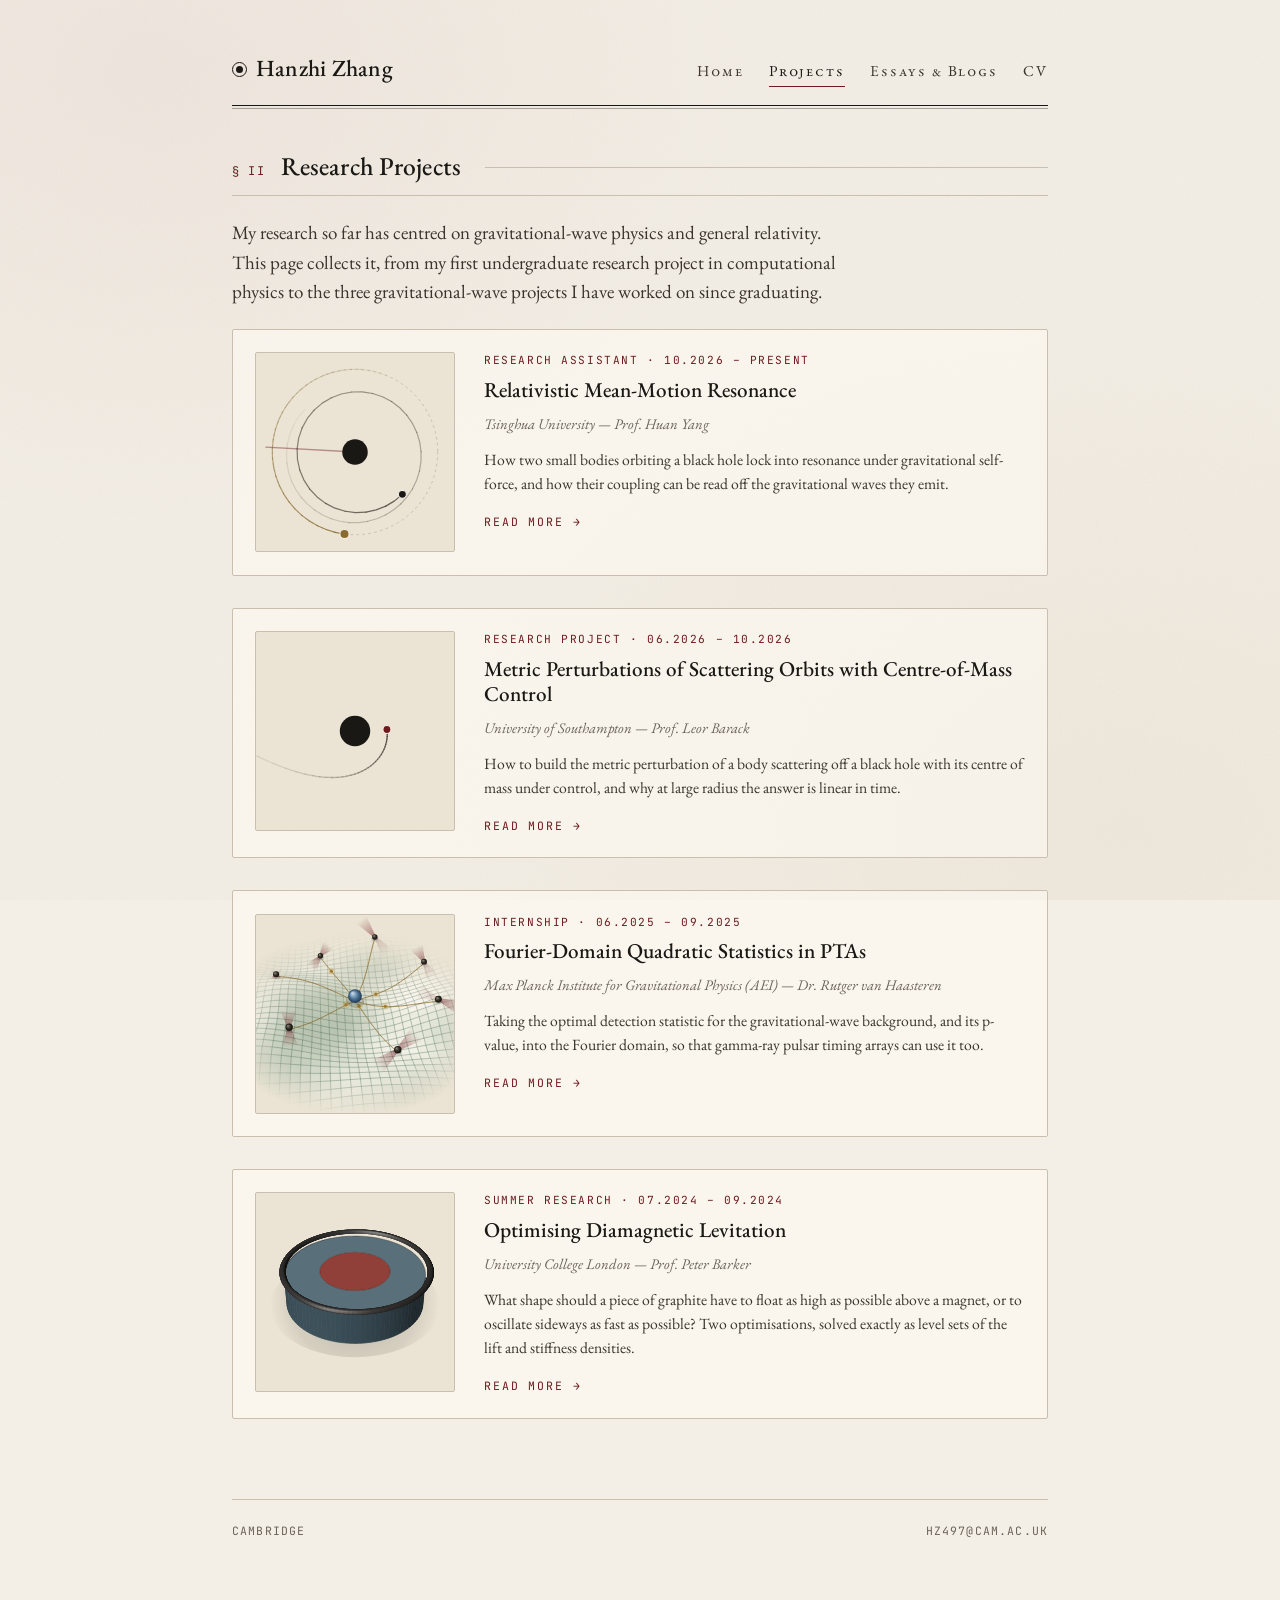
<file: projects.html>
<!DOCTYPE html>
<html lang="en">
<head>
<meta charset="UTF-8">
<meta name="viewport" content="width=device-width, initial-scale=1.0">
<title>Projects — Hanzhi Zhang</title>
<link rel="preconnect" href="https://fonts.googleapis.com">
<link rel="preconnect" href="https://fonts.gstatic.com" crossorigin>
<link href="https://fonts.googleapis.com/css2?family=EB+Garamond:ital,wght@0,400;0,500;0,600;1,400;1,500&family=JetBrains+Mono:wght@400;500&display=swap" rel="stylesheet">
<link rel="stylesheet" href="assets/style.css">
</head>
<body>
<div class="page">

  <header class="masthead rise rise-1">
    <a href="index.html" class="brand">
      <span class="glyph"></span>
      Hanzhi Zhang
    </a>
    <nav class="primary">
      <a href="index.html">Home</a>
      <a href="projects.html" class="is-active">Projects</a>
      <a href="essays.html">Essays &amp; Blogs</a>
      <a href="cv.html">CV</a>
    </nav>
  </header>

  <div class="section-head rise rise-2" style="margin-top:1rem">
    <span class="section-num">§ II</span>
    <h2 class="section-title">Research Projects</h2>
    <div class="section-rule"></div>
  </div>

  <p class="research-intro rise rise-2">My research so far has centred on gravitational-wave physics and general relativity. This page collects it, from my first undergraduate research project in computational physics to the three gravitational-wave projects I have worked on since graduating.</p>

  <section class="cards rise rise-3">

    <!-- ============ PROJECT 1 ============ -->
    <a class="card" href="projects/mean-motion-resonance.html">
      <div class="card-figure">
        <!-- two bodies in the 2:1 resonance of the MMR report, animated -->
        <canvas id="card-mmr" role="img" aria-label="Animation: two small bodies orbit a black hole in a 2:1 mean-motion resonance and line up with it again and again"></canvas>
      </div>
      <div class="card-body">
        <span class="card-kicker">Research Assistant · 10.2026 – present</span>
        <h3 class="card-title">Relativistic Mean-Motion Resonance</h3>
        <div class="card-meta">Tsinghua University — Prof. Huan Yang</div>
        <p class="card-desc">How two small bodies orbiting a black hole lock into resonance under gravitational self-force, and how their coupling can be read off the gravitational waves they emit.</p>
        <span class="card-cta">Read more →</span>
      </div>
    </a>

    <!-- ============ PROJECT 2 ============ -->
    <a class="card" href="projects/self-force.html">
      <div class="card-figure">
        <!-- zoom-whirl scattering orbit, animated -->
        <canvas id="card-sf" role="img" aria-label="Animation: a small body falls in from far away, whirls around a black hole twice and escapes"></canvas>
      </div>
      <div class="card-body">
        <span class="card-kicker">Research Project · 06.2026 – 10.2026</span>
        <h3 class="card-title">Metric Perturbations of Scattering Orbits with Centre-of-Mass Control</h3>
        <div class="card-meta">University of Southampton — Prof. Leor Barack</div>
        <p class="card-desc">How to build the metric perturbation of a body scattering off a black hole with its centre of mass under control, and why at large radius the answer is linear in time.</p>
        <span class="card-cta">Read more →</span>
      </div>
    </a>

    <!-- ============ PROJECT 3 ============ -->
    <a class="card" href="projects/fourier-pta.html">
      <div class="card-figure">
        <!-- a pulsar timing array on a rippling sheet of spacetime (assets/pta-sheet.js) -->
        <canvas id="card-pta" role="img" aria-label="Animation: pulsars sit on a rippling sheet of spacetime and send pulses across it to the Earth"></canvas>
      </div>
      <div class="card-body">
        <span class="card-kicker">Internship · 06.2025 – 09.2025</span>
        <h3 class="card-title">Fourier-Domain Quadratic Statistics in PTAs</h3>
        <div class="card-meta">Max Planck Institute for Gravitational Physics (AEI) — Dr. Rutger van Haasteren</div>
        <p class="card-desc">Taking the optimal detection statistic for the gravitational-wave background, and its p-value, into the Fourier domain, so that gamma-ray pulsar timing arrays can use it too.</p>
        <span class="card-cta">Read more →</span>
      </div>
    </a>

    <!-- ============ PROJECT 4 ============ -->
    <a class="card" href="projects/diamagnetic.html">
      <div class="card-figure">
        <!-- a graphite ring floating around the outer edge of the core + shell magnet (assets/levitation.js) -->
        <canvas id="card-lev" role="img" aria-label="Animation: a graphite ring floats around the outer edge of a two-part magnet and swings from side to side"></canvas>
      </div>
      <div class="card-body">
        <span class="card-kicker">Summer Research · 07.2024 – 09.2024</span>
        <h3 class="card-title">Optimising Diamagnetic Levitation</h3>
        <div class="card-meta">University College London — Prof. Peter Barker</div>
        <p class="card-desc">What shape should a piece of graphite have to float as high as possible above a magnet, or to oscillate sideways as fast as possible? Two optimisations, solved exactly as level sets of the lift and stiffness densities.</p>
        <span class="card-cta">Read more →</span>
      </div>
    </a>

  </section>

  <footer class="footer">
    <span>Cambridge</span>
    <span><a href="mailto:hz497@cam.ac.uk">hz497@cam.ac.uk</a></span>
  </footer>

</div>
<script>
{
  const C = {ink: "#1a1814", soft: "#3a342c", mute: "#6b6358", rule: "#c8bfae", ox: "#6e1a1f", gold: "#8a6a2e", paper: "#f4efe6"};
  const PI = Math.PI, TAU = 2 * Math.PI;
  const reduce = window.matchMedia && window.matchMedia("(prefers-reduced-motion: reduce)").matches;
  function fitBox(cv) {
    const dpr = window.devicePixelRatio || 1, w = cv.clientWidth, h = cv.clientHeight;
    cv.width = Math.round(w * dpr); cv.height = Math.round(h * dpr);
    const ctx = cv.getContext("2d"); ctx.setTransform(dpr, 0, 0, dpr, 0, 0);
    return {ctx, w, h};
  }
  function disc(ctx, x, y, r, fill, ring) {
    ctx.beginPath(); ctx.arc(x, y, r, 0, TAU); ctx.fillStyle = fill; ctx.fill();
    if (ring) { ctx.lineWidth = 1.1; ctx.strokeStyle = C.paper; ctx.stroke(); }
  }
  function trail(ctx, pts, col, alpha, width) {         // brightens from tail to head
    const n = pts.length; if (n < 2) return;
    const chunk = Math.max(1, Math.ceil(n / 40));
    ctx.lineWidth = width; ctx.lineCap = "round"; ctx.lineJoin = "round"; ctx.strokeStyle = col;
    for (let i = 0; i < n - 1; i += chunk) {
      const j = Math.min(n - 1, i + chunk);
      ctx.globalAlpha = alpha * (0.04 + 0.96 * j / (n - 1));
      ctx.beginPath(); ctx.moveTo(pts[i][0], pts[i][1]);
      for (let k = i + 1; k <= j; k++) ctx.lineTo(pts[k][0], pts[k][1]);
      ctx.stroke();
    }
    ctx.globalAlpha = 1;
  }
  function animate(cv, advance, draw) {
    let visible = true, last = null;
    if ("IntersectionObserver" in window) new IntersectionObserver(es => { visible = es[0].isIntersecting; last = null; }, {rootMargin: "60px"}).observe(cv);
    const loop = ts => {
      if (visible) { if (last !== null) { advance(Math.min(ts - last, 50) / 1000); draw(); } last = ts; }
      requestAnimationFrame(loop);
    };
    requestAnimationFrame(loop);
  }
  // Schwarzschild geodesics in Darwin's form r = p/(1 + e cos chi), units M = 1
  const dtdchi = (c, p, e) => p * p / ((p - 2 - 2 * e * Math.cos(c)) * (1 + e * Math.cos(c)) ** 2) * Math.sqrt(((p - 2) ** 2 - 4 * e * e) / (p - 6 - 2 * e * Math.cos(c)));
  const dphidchi = (c, p, e) => Math.sqrt(p / (p - 6 - 2 * e * Math.cos(c)));
  function lookup(T, t) { let lo = 0, hi = T.length - 1; while (hi - lo > 1) { const m = (lo + hi) >> 1; if (T[m] <= t) lo = m; else hi = m; } return lo; }

  /* ---- Mean-motion resonance: the 2:1 example of the MMR report. Inner body on the geodesic p = 10M, e = 0.1,
          outer body on the circular orbit where 2(Omega_phi1 - Omega_phi2) = Omega_r1 (r2 = 12.9719M),
          so every line-up happens at the inner body's periapsis ---- */
  {
    const cv = document.getElementById("card-mmr");
    const p = 10, e = 0.1, N = 1200, SPEED = 150, h = TAU / N;
    const T = new Float64Array(N + 1), PH = new Float64Array(N + 1);
    for (let i = 1; i <= N; i++) {
      const a = (i - 1) * h, m = a + h / 2, b = a + h;
      T[i] = T[i - 1] + h / 6 * (dtdchi(a, p, e) + 4 * dtdchi(m, p, e) + dtdchi(b, p, e));
      PH[i] = PH[i - 1] + h / 6 * (dphidchi(a, p, e) + 4 * dphidchi(m, p, e) + dphidchi(b, p, e));
    }
    const Tr = T[N], dPhi = PH[N], Wr = TAU / Tr, W2 = dPhi / Tr - Wr / 2, R2 = Math.pow(W2, -2 / 3);
    function inner(t) {
      const n = Math.floor(t / Tr), tl = t - n * Tr, k = Math.min(lookup(T, tl), N - 1), f = (tl - T[k]) / (T[k + 1] - T[k]);
      const chi = (k + f) * h, phi = n * dPhi + PH[k] + f * (PH[k + 1] - PH[k]);
      return [p / (1 + e * Math.cos(chi)), phi];
    }
    const S = {t: 0, conj: 0, flash: 0, flashAng: 0};
    let G;
    function advance(sec) {
      S.t += sec * SPEED; S.flash = Math.max(0, S.flash - sec * 0.9);
      const rel = inner(S.t)[1] - W2 * S.t, k = Math.floor(rel / TAU + 1e-9);
      if (k > S.conj) { S.conj = k; S.flash = 1; S.flashAng = W2 * S.t; }
    }
    function draw() {
      const {ctx, w, h: H} = G, cx = w / 2, cy = H / 2, s = (Math.min(w, H) / 2 - 8) / (R2 * 1.1);
      const at = (r, ph) => [cx + s * r * Math.cos(ph), cy - s * r * Math.sin(ph)];
      ctx.clearRect(0, 0, w, H);
      ctx.setLineDash([2, 4]); ctx.strokeStyle = C.rule; ctx.lineWidth = 1;
      ctx.beginPath(); ctx.arc(cx, cy, s * R2, 0, TAU); ctx.stroke(); ctx.setLineDash([]);
      if (S.flash > 0) {
        ctx.strokeStyle = "rgba(110,26,31," + (0.75 * S.flash).toFixed(3) + ")"; ctx.lineWidth = 1.4;
        const [fx, fy] = at(R2 * 1.08, S.flashAng);
        ctx.beginPath(); ctx.moveTo(cx, cy); ctx.lineTo(fx, fy); ctx.stroke();
      }
      const pin = [], pout = [];
      for (let i = 0; i <= 60; i++) { const tt = S.t - 300 * (1 - i / 60), [r, ph] = inner(Math.max(tt, -1e9)); pin.push(at(r, ph)); }
      for (let i = 0; i <= 30; i++) { const tt = S.t - 160 * (1 - i / 30); pout.push(at(R2, W2 * tt)); }
      trail(ctx, pin, C.soft, 0.75, 1.2);
      trail(ctx, pout, C.gold, 0.8, 1.2);
      disc(ctx, cx, cy, s * 2, C.ink);
      const [r1, p1] = inner(S.t), [x1, y1] = at(r1, p1), [x2, y2] = at(R2, W2 * S.t);
      disc(ctx, x1, y1, 4, C.ink, true);
      disc(ctx, x2, y2, 4.6, C.gold, true);
    }
    function size() { G = fitBox(cv); draw(); }
    window.addEventListener("resize", size);
    S.t = 6 * Tr - 120; S.conj = Math.floor((inner(S.t)[1] - W2 * S.t) / TAU + 1e-9);
    if (reduce) { S.t = 6 * Tr; S.flash = 1; S.flashAng = W2 * S.t; size(); }
    else { size(); animate(cv, advance, draw); }
  }

  /* ---- Black-hole scattering: an unbound geodesic just above the capture threshold (zoom-whirl).
          p = 6 + 2e + d with e = 1.3, d = 0.046766: E = 1.0458, L = 4.3469 M, periapsis 3.76 M,
          total deflection 820 degrees, i.e. two whirls before it escapes ---- */
  {
    const cv = document.getElementById("card-sf");
    const e = 1.3, d = 0.046766, REDGE = 19, N = 2400, PASS = 4.6, HOLD = 1.3, VIEW = 13;
    const p = 6 + 2 * e + d, a = Math.sqrt(d / (4 * e));
    const uE = Math.asinh(Math.sin(Math.acos((p / REDGE - 1) / e) / 2) / a), hu = 2 * uE / N;
    // sin(chi/2) = a sinh(u) removes the near-singularity of the whirl at periapsis
    const rates = u => {
      const sn = a * Math.sinh(u), c = 1 - 2 * sn * sn, den = d + 4 * e * sn * sn, dchi = 2 * a * Math.cosh(u) / Math.sqrt(1 - sn * sn);
      return [p * p / ((p - 2 - 2 * e * c) * (1 + e * c) ** 2) * Math.sqrt(((p - 2) ** 2 - 4 * e * e) / den) * dchi, Math.sqrt(p / den) * dchi];
    };
    const T = new Float64Array(N + 1), X = new Float64Array(N + 1), Y = new Float64Array(N + 1);
    let ph = 0;
    for (let i = 0; i <= N; i++) {
      const u = -uE + i * hu, sn = a * Math.sinh(u), r = p / (1 + e * (1 - 2 * sn * sn));
      if (i) { const A = rates(u - hu), B = rates(u - hu / 2), Cc = rates(u); T[i] = T[i - 1] + hu / 6 * (A[0] + 4 * B[0] + Cc[0]); ph += hu / 6 * (A[1] + 4 * B[1] + Cc[1]); }
      X[i] = r * Math.cos(ph + PI); Y[i] = r * Math.sin(ph + PI);     // enters from the left
    }
    const speed = T[N] / PASS;
    let G, tt = 0, hold = 0;
    function advance(sec) {
      if (tt >= T[N]) { hold += sec; if (hold > HOLD) { tt = 0; hold = 0; } return; }
      tt += sec * speed;
    }
    function draw() {
      const {ctx, w, h: H} = G, cx = w / 2, cy = H / 2, s = Math.min(w, H) / 2 / VIEW;
      const map = i => [cx + s * X[i], cy - s * Y[i]];
      ctx.clearRect(0, 0, w, H);
      const k = lookup(T, Math.min(tt, T[N])), pts = [];
      for (let i = 0; i <= k; i += 3) pts.push(map(i));
      pts.push(map(k));
      const fadeOut = tt >= T[N] ? Math.max(0, 1 - hold / HOLD) : 1;
      trail(ctx, pts, C.soft, 0.85 * fadeOut, 1.3);
      disc(ctx, cx, cy, s * 2, C.ink);
      if (tt < T[N]) { const [x, y] = map(k); disc(ctx, x, y, 4, C.ox, true); }
    }
    function size() { G = fitBox(cv); draw(); }
    window.addEventListener("resize", size);
    if (reduce) { tt = 0.999 * T[N]; size(); }
    else { size(); animate(cv, advance, draw); }
  }
}
</script>
<script src="assets/pta-sheet.js"></script>
<script>PTASheet(document.getElementById("card-pta"), {elev: 40, fit: "height", zoom: 0.95, dy: 0.05, line: 0.55});
</script>
<script src="assets/levitation.js"></script>
<script>LevitationScene(document.getElementById("card-lev"), {elev: 34, margin: 0.07});
</script>
</body>
</html>
</file>
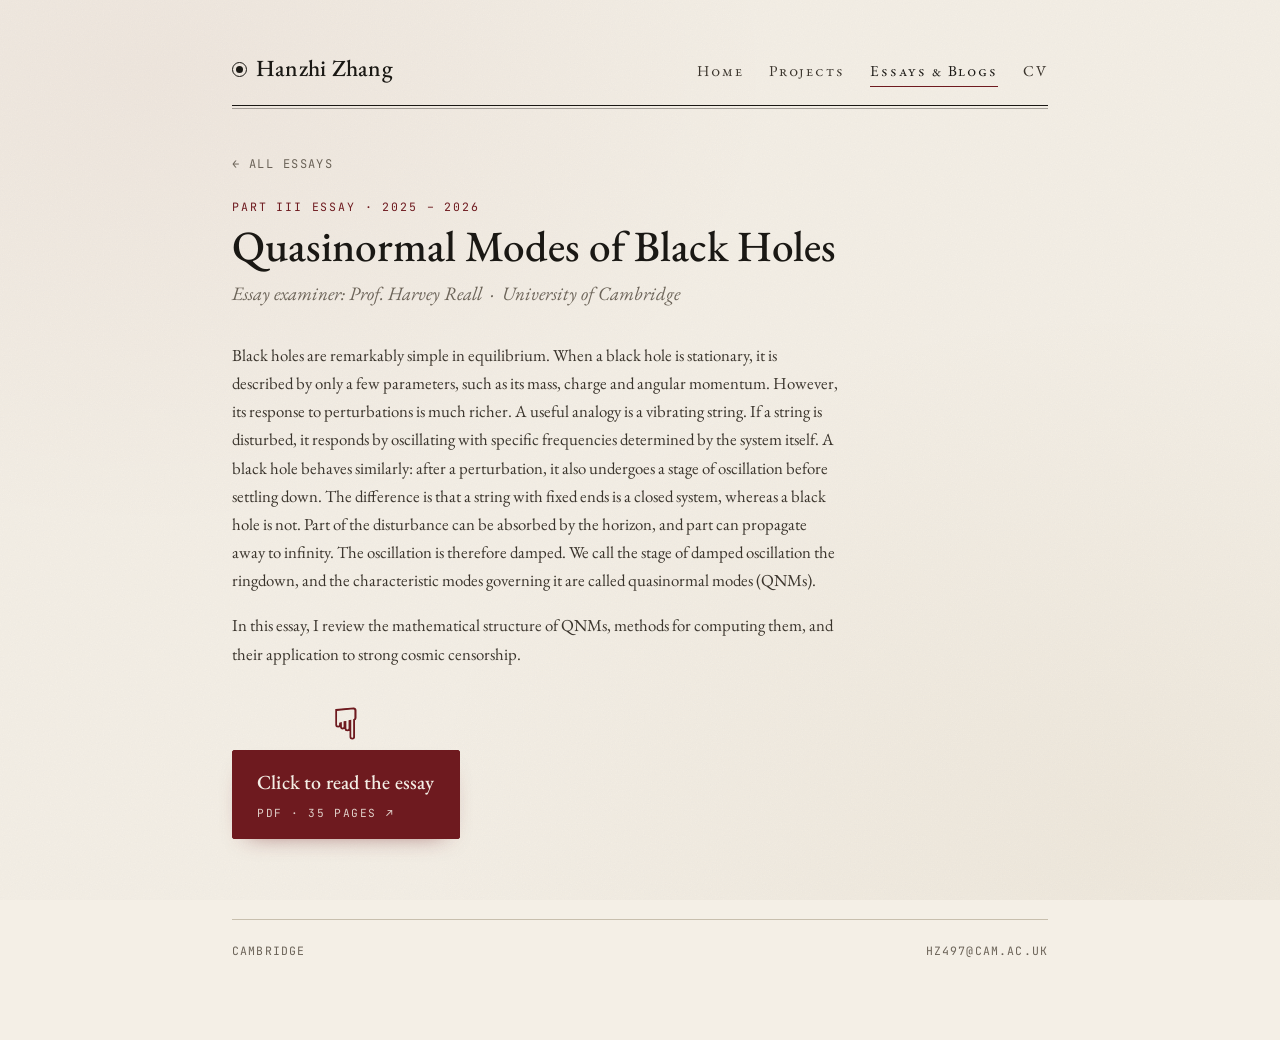
<file: essays/qnm.html>
<!DOCTYPE html>
<html lang="en">
<head>
<meta charset="UTF-8">
<meta name="viewport" content="width=device-width, initial-scale=1.0">
<title>Quasinormal Modes of Black Holes — Hanzhi Zhang</title>
<link rel="preconnect" href="https://fonts.googleapis.com">
<link rel="preconnect" href="https://fonts.gstatic.com" crossorigin>
<link href="https://fonts.googleapis.com/css2?family=EB+Garamond:ital,wght@0,400;0,500;0,600;1,400;1,500&family=JetBrains+Mono:wght@400;500&display=swap" rel="stylesheet">
<link rel="stylesheet" href="../assets/style.css">
</head>
<body>
<div class="page">

  <header class="masthead rise rise-1">
    <a href="../index.html" class="brand"><span class="glyph"></span>Hanzhi Zhang</a>
    <nav class="primary">
      <a href="../index.html">Home</a>
      <a href="../projects.html">Projects</a>
      <a href="../essays.html" class="is-active">Essays &amp; Blogs</a>
      <a href="../cv.html">CV</a>
    </nav>
  </header>

  <a href="../essays.html" class="back-link">All essays</a>

  <header class="detail-header rise rise-2">
    <div class="detail-kicker">Part III Essay · 2025 – 2026</div>
    <h1 class="detail-title">Quasinormal Modes of Black Holes</h1>
    <div class="detail-meta">Essay examiner: Prof. Harvey Reall &nbsp;·&nbsp; University of Cambridge</div>
  </header>

  <div class="prose rise rise-3">
    <p>Black holes are remarkably simple in equilibrium. When a black hole is stationary, it is described by only a few parameters, such as its mass, charge and angular momentum. However, its response to perturbations is much richer. A useful analogy is a vibrating string. If a string is disturbed, it responds by oscillating with specific frequencies determined by the system itself. A black hole behaves similarly: after a perturbation, it also undergoes a stage of oscillation before settling down. The difference is that a string with fixed ends is a closed system, whereas a black hole is not. Part of the disturbance can be absorbed by the horizon, and part can propagate away to infinity. The oscillation is therefore damped. We call the stage of damped oscillation the ringdown, and the characteristic modes governing it are called quasinormal modes (QNMs).</p>

    <p>In this essay, I review the mathematical structure of QNMs, methods for computing them, and their application to strong cosmic censorship.</p>

    <div class="essay-cta">
      <div class="essay-cta-inner">
        <span class="essay-hand" aria-hidden="true">☟</span>
        <a class="report-cta" href="pdf/qnm-part-iii-essay.pdf" target="_blank" rel="noopener">
          <span class="report-cta-main">Click to read the essay</span>
          <span class="report-cta-sub">PDF · 35 pages ↗</span>
        </a>
      </div>
    </div>
  </div>

  <footer class="footer">
    <span>Cambridge</span>
    <span><a href="mailto:hz497@cam.ac.uk">hz497@cam.ac.uk</a></span>
  </footer>

</div>
</body>
</html>
</file>
<file: assets/style.css>
/* ============================================================
   Hanzhi Zhang — personal site
   Aesthetic: scholarly monograph, parchment + ink + oxblood
   ============================================================ */

:root {
  --paper:        #f4efe6;
  --paper-deep:   #ebe4d4;
  --ink:          #1a1814;
  --ink-soft:     #3a342c;
  --ink-mute:     #6b6358;
  --rule:         #c8bfae;
  --rule-soft:    #d8d0bf;
  --oxblood:      #6e1a1f;
  --oxblood-soft: #8a2a30;
  --gold:         #8a6a2e;

  --serif:   "EB Garamond", "Cormorant Garamond", Georgia, serif;
  --display: "EB Garamond", "Cormorant Garamond", Georgia, serif;
  --mono:    "JetBrains Mono", "Iosevka", ui-monospace, monospace;

  --measure: 38rem;
}

/* ------------ Reset & base ------------ */
* { box-sizing: border-box; }
html, body { margin: 0; padding: 0; }

body {
  font-family: var(--serif);
  font-size: 19px;
  line-height: 1.55;
  color: var(--ink);
  background: var(--paper);
  background-image:
    radial-gradient(at 12% 8%,  rgba(110,26,31,0.04) 0, transparent 40%),
    radial-gradient(at 88% 92%, rgba(138,106,46,0.05) 0, transparent 45%),
    url("data:image/svg+xml;utf8,<svg xmlns='http://www.w3.org/2000/svg' width='240' height='240'><filter id='n'><feTurbulence type='fractalNoise' baseFrequency='0.85' numOctaves='2' stitchTiles='stitch'/><feColorMatrix values='0 0 0 0 0.1  0 0 0 0 0.09  0 0 0 0 0.08  0 0 0 0.035 0'/></filter><rect width='100%' height='100%' filter='url(%23n)'/></svg>");
  background-attachment: fixed;
  -webkit-font-smoothing: antialiased;
  text-rendering: optimizeLegibility;
  font-feature-settings: "liga" 1, "kern" 1, "onum" 1;
}

a {
  color: var(--ink);
  text-decoration: none;
  border-bottom: 1px solid var(--rule);
  transition: color .18s ease, border-color .18s ease;
}
a:hover { color: var(--oxblood); border-bottom-color: var(--oxblood); }

p { margin: 0 0 1em 0; }
em { font-style: italic; }
strong { font-weight: 600; }

::selection { background: var(--oxblood); color: var(--paper); }

/* ------------ Layout ------------ */
.page {
  max-width: 880px;
  margin: 0 auto;
  padding: 3.2rem 2rem 5rem;
  position: relative;
}

/* ------------ Masthead ------------ */
.masthead {
  display: flex;
  align-items: baseline;
  justify-content: space-between;
  padding-bottom: 1.1rem;
  margin-bottom: 2.6rem;
  border-bottom: 1px solid var(--ink);
  position: relative;
}
.masthead::after {
  content: "";
  position: absolute;
  left: 0; right: 0; bottom: -4px;
  height: 1px;
  background: var(--ink);
  opacity: .35;
}

.brand {
  font-family: var(--display);
  font-weight: 500;
  font-size: 1.45rem;
  letter-spacing: 0.01em;
  border-bottom: none;
  color: var(--ink);
  display: flex; align-items: baseline; gap: .55rem;
}
.brand .glyph {
  display: inline-block;
  width: 0.95rem; height: 0.95rem;
  border: 1.5px solid var(--ink);
  border-radius: 50%;
  position: relative;
  transform: translateY(1px);
}
.brand .glyph::after{
  content:"";
  position:absolute;
  inset: 22%;
  background: var(--ink);
  border-radius: 50%;
}
.brand:hover { color: var(--oxblood); }
.brand:hover .glyph { border-color: var(--oxblood); }
.brand:hover .glyph::after { background: var(--oxblood); }

nav.primary { display: flex; gap: 1.6rem; font-size: 0.95rem; }
nav.primary a {
  border-bottom: none;
  font-variant: small-caps;
  letter-spacing: 0.12em;
  color: var(--ink-soft);
  padding-bottom: 2px;
}
nav.primary a.is-active {
  color: var(--ink);
  border-bottom: 1px solid var(--oxblood);
}
nav.primary a:hover { color: var(--oxblood); }

/* ------------ Hero (home only) ------------ */
.hero {
  display: grid;
  grid-template-columns: 1.5fr 1fr;
  gap: 3rem;
  align-items: start;
  margin-bottom: 3.5rem;
}
@media (max-width: 720px) { .hero { grid-template-columns: 1fr; } }

.hero-name {
  font-family: var(--display);
  font-weight: 500;
  font-size: clamp(2.6rem, 6vw, 3.8rem);
  line-height: 1.02;
  margin: 0 0 1.3rem 0;
  letter-spacing: -0.005em;
}
.hero-name .ornament {
  display: block;
  font-size: 0.85rem;
  font-style: italic;
  font-weight: 400;
  letter-spacing: 0.2em;
  color: var(--ink-mute);
  margin-bottom: 0.6rem;
  text-transform: lowercase;
}

.hero-intro {
  font-size: 1.12rem;
  line-height: 1.65;
  color: var(--ink-soft);
  max-width: var(--measure);
}
.hero-intro p:last-child { margin-bottom: 0; }

.hero-figure {
  position: relative;
  aspect-ratio: 1 / 1;
  display: flex;
  align-items: center;
  justify-content: center;
}
.hero-figure svg { width: 100%; height: 100%; display:block; }
.hero-figure figcaption {
  position: absolute;
  bottom: -1.7rem;
  left: 0; right: 0;
  text-align: center;
  font-size: 0.78rem;
  font-style: italic;
  color: var(--ink-mute);
  letter-spacing: 0.05em;
}

/* ------------ Section heads ------------ */
.section-head {
  display: flex;
  align-items: baseline;
  gap: 1rem;
  margin: 3.5rem 0 1.4rem 0;
  padding-bottom: 0.5rem;
  border-bottom: 1px solid var(--rule);
}
.section-num {
  font-family: var(--mono);
  font-size: 0.75rem;
  color: var(--oxblood);
  letter-spacing: 0.1em;
}
.section-title {
  font-family: var(--display);
  font-weight: 500;
  font-size: 1.6rem;
  margin: 0;
  letter-spacing: 0.005em;
}
.section-rule {
  flex: 1;
  height: 1px;
  background: var(--rule);
  align-self: center;
  margin-left: 0.5rem;
}

/* ------------ Research interests list ------------ */
.research-intro {
  max-width: var(--measure);
  color: var(--ink-soft);
  margin-bottom: 1.4rem;
}

.interests {
  list-style: none;
  padding: 0;
  margin: 1rem 0 0 0;
  display: grid;
  grid-template-columns: repeat(2, 1fr);
  gap: 1.1rem 2rem;
}
@media (max-width: 640px) { .interests { grid-template-columns: 1fr; } }
.interests li {
  display: flex;
  gap: 0.8rem;
  align-items: baseline;
  font-size: 1.02rem;
  padding-bottom: 0.6rem;
  border-bottom: 1px dotted var(--rule);
}
.interests .num {
  font-family: var(--mono);
  font-size: 0.72rem;
  color: var(--oxblood);
  letter-spacing: 0.1em;
  min-width: 1.4rem;
}

/* ------------ Project / blog cards ------------ */
.cards { display: grid; gap: 2rem; }
.card {
  display: grid;
  grid-template-columns: 200px 1fr;
  gap: 1.8rem;
  padding: 1.4rem;
  background: rgba(255, 252, 245, 0.55);
  border: 1px solid var(--rule);
  border-radius: 2px;
  text-decoration: none;
  color: var(--ink);
  transition: transform .25s ease, box-shadow .25s ease, border-color .25s ease;
  position: relative;
}
.card { border-bottom: 1px solid var(--rule); }
.card:hover {
  transform: translateY(-2px);
  box-shadow: 0 10px 28px -18px rgba(26,24,20,0.35);
  border-color: var(--oxblood);
}
.card::before {
  content: "";
  position: absolute;
  left: 0; top: 0; bottom: 0;
  width: 3px;
  background: var(--oxblood);
  transform: scaleY(0);
  transform-origin: top;
  transition: transform .25s ease;
}
.card:hover::before { transform: scaleY(1); }

@media (max-width: 640px) {
  .card { grid-template-columns: 1fr; }
}

.card-figure {
  aspect-ratio: 1 / 1;
  background: var(--paper-deep);
  border: 1px solid var(--rule);
  border-radius: 2px;
  display: flex; align-items: center; justify-content: center;
  overflow: hidden;
}
.card-figure svg { width: 100%; height: 100%; }
.card-figure img { width: 100%; height: 100%; object-fit: cover; }
.card-figure canvas { display: block; width: 100%; height: 100%; }

.card-body { display: flex; flex-direction: column; gap: 0.35rem; }
.card-kicker {
  font-family: var(--mono);
  font-size: 0.7rem;
  letter-spacing: 0.14em;
  color: var(--oxblood);
  text-transform: uppercase;
}
.card-title {
  font-family: var(--display);
  font-size: 1.32rem;
  font-weight: 500;
  margin: 0.1rem 0 0.3rem 0;
  line-height: 1.2;
}
.card-meta {
  font-style: italic;
  color: var(--ink-mute);
  font-size: 0.92rem;
  margin-bottom: 0.4rem;
}
.card-desc {
  color: var(--ink-soft);
  font-size: 0.98rem;
  margin: 0;
}
.card-cta {
  margin-top: 0.7rem;
  font-family: var(--mono);
  font-size: 0.72rem;
  letter-spacing: 0.16em;
  color: var(--oxblood);
  text-transform: uppercase;
}
.card.is-placeholder {
  background: repeating-linear-gradient(
    -45deg,
    rgba(255,252,245,0.5),
    rgba(255,252,245,0.5) 12px,
    rgba(235,228,212,0.4) 12px,
    rgba(235,228,212,0.4) 24px
  );
  cursor: default;
}
.card.is-placeholder:hover { transform: none; box-shadow: none; border-color: var(--rule); }
.card.is-placeholder::before { display: none; }
.card.is-placeholder .card-kicker { color: var(--ink-mute); }

/* ------------ Project detail page ------------ */
.detail-header { margin-bottom: 2rem; }
.detail-kicker {
  font-family: var(--mono);
  font-size: 0.72rem;
  letter-spacing: 0.16em;
  color: var(--oxblood);
  text-transform: uppercase;
  margin-bottom: 0.4rem;
}
.detail-title {
  font-family: var(--display);
  font-weight: 500;
  font-size: clamp(2rem, 4.5vw, 2.7rem);
  line-height: 1.1;
  margin: 0 0 0.6rem 0;
}
.detail-meta {
  font-style: italic;
  color: var(--ink-mute);
  margin-bottom: 1.2rem;
}

.prose {
  max-width: var(--measure);
  color: var(--ink-soft);
  font-size: 1.05rem;
  line-height: 1.68;
}
.prose h3 {
  font-family: var(--display);
  color: var(--ink);
  font-weight: 500;
  font-size: 1.25rem;
  margin: 2rem 0 0.6rem 0;
}
.prose ul { padding-left: 1.2rem; margin: 0.6rem 0 1.2rem; }
.prose li { margin-bottom: 0.4rem; }

.eq {
  display: block;
  background: rgba(235,228,212,0.5);
  border-left: 2px solid var(--oxblood);
  padding: 0.9rem 1.2rem;
  margin: 1.2rem 0;
  font-family: var(--mono);
  font-size: 0.92rem;
  overflow-x: auto;
}

.figure-row {
  display: grid;
  grid-template-columns: repeat(auto-fit, minmax(220px, 1fr));
  gap: 1rem;
  margin: 1.5rem 0;
}
.figure-row .placeholder-fig {
  aspect-ratio: 4/3;
  background: var(--paper-deep);
  border: 1px dashed var(--rule);
  display:flex; align-items:center; justify-content:center;
  font-style: italic;
  font-size: 0.85rem;
  color: var(--ink-mute);
}

.downloads {
  display: flex;
  flex-wrap: wrap;
  gap: 0.8rem;
  margin-top: 2.5rem;
  padding-top: 1.5rem;
  border-top: 1px solid var(--rule);
}
.download-link {
  font-family: var(--mono);
  font-size: 0.78rem;
  letter-spacing: 0.08em;
  text-transform: uppercase;
  padding: 0.55rem 0.95rem;
  border: 1px solid var(--ink);
  border-radius: 2px;
  background: var(--paper);
  transition: background .18s ease, color .18s ease;
}
.download-link:hover {
  background: var(--ink);
  color: var(--paper);
  border-bottom: 1px solid var(--ink);
}

.back-link {
  font-family: var(--mono);
  font-size: 0.75rem;
  letter-spacing: 0.12em;
  text-transform: uppercase;
  color: var(--ink-mute);
  border-bottom: none;
  margin-bottom: 1.5rem;
  display: inline-block;
}
.back-link::before { content: "← "; }
.back-link:hover { color: var(--oxblood); }

/* ------------ CV ------------ */
.cv-header {
  display: flex;
  justify-content: space-between;
  align-items: flex-end;
  border-bottom: 1px solid var(--ink);
  padding-bottom: 0.8rem;
  margin-bottom: 1.8rem;
  flex-wrap: wrap;
  gap: 1rem;
}
.cv-name {
  font-family: var(--display);
  font-size: 2.4rem;
  font-weight: 500;
  margin: 0;
  letter-spacing: -0.01em;
}
.cv-contact {
  font-family: var(--mono);
  font-size: 0.82rem;
  color: var(--ink-soft);
  text-align: right;
  line-height: 1.7;
}
.cv-contact a { border-bottom: none; }

.cv h2 {
  font-family: var(--display);
  font-weight: 500;
  font-size: 1.15rem;
  letter-spacing: 0.08em;
  text-transform: uppercase;
  margin: 2.2rem 0 0.9rem 0;
  padding-bottom: 0.3rem;
  border-bottom: 1px solid var(--rule);
  color: var(--oxblood);
}

.cv-entry { margin-bottom: 1.4rem; }
.cv-entry-top {
  display: flex;
  justify-content: space-between;
  align-items: baseline;
  gap: 1rem;
  flex-wrap: wrap;
}
.cv-entry-title {
  font-family: var(--display);
  font-weight: 600;
  font-size: 1.08rem;
}
.cv-entry-date {
  font-family: var(--mono);
  font-size: 0.78rem;
  color: var(--ink-mute);
  letter-spacing: 0.06em;
}
.cv-entry-sub {
  font-style: italic;
  color: var(--ink-soft);
  margin-bottom: 0.4rem;
}
.cv ul { padding-left: 1.2rem; margin: 0.3rem 0; }
.cv li { margin-bottom: 0.25rem; color: var(--ink-soft); font-size: 0.97rem; }

.cv-bullet-tight li { margin-bottom: 0.15rem; }

.cv-skills p { margin: 0.25rem 0; }

/* ------------ Footer ------------ */
.footer {
  margin-top: 5rem;
  padding-top: 1.4rem;
  border-top: 1px solid var(--rule);
  display: flex;
  justify-content: space-between;
  font-family: var(--mono);
  font-size: 0.72rem;
  letter-spacing: 0.1em;
  color: var(--ink-mute);
  text-transform: uppercase;
}
.footer a { border-bottom: none; color: var(--ink-mute); }
.footer a:hover { color: var(--oxblood); }

/* ------------ Drop initial cap on hero ------------ */
.hero-intro p:first-child::first-letter {
  font-family: var(--display);
  font-size: 3.4em;
  float: left;
  line-height: 0.85;
  padding: 0.15em 0.12em 0 0;
  color: var(--oxblood);
  font-weight: 500;
}

/* ------------ Subtle fade-in on load ------------ */
@keyframes rise {
  from { opacity: 0; transform: translateY(8px); }
  to   { opacity: 1; transform: translateY(0); }
}
.rise { animation: rise 0.65s ease-out both; }
.rise-1 { animation-delay: 0.05s; }
.rise-2 { animation-delay: 0.18s; }
.rise-3 { animation-delay: 0.32s; }
.rise-4 { animation-delay: 0.45s; }

/* ------------ Upload window for essay ------------ */
.upload-slot {
  border: 2px dashed var(--rule);
  background: rgba(255,252,245,0.4);
  padding: 1.6rem;
  text-align: center;
  border-radius: 2px;
  margin-top: 0.6rem;
  font-style: italic;
  color: var(--ink-mute);
}
.upload-slot strong { color: var(--ink); font-style: normal; }

/* ------------ Project pages: section numbers, figures, interactive demos ------------ */
.prose h3 .sec-n {
  font-family: var(--mono);
  font-size: 0.75rem;
  color: var(--oxblood);
  letter-spacing: 0.1em;
  margin-right: 0.7rem;
  vertical-align: 0.18em;
}
.runin { font-style: italic; color: var(--ink); }

.eq { scroll-margin-top: 1.5rem; overflow-y: hidden; }
.eq mjx-container[display="true"] { margin: 0.15em 0 !important; }
.eq mjx-container[display="true"] + mjx-container[display="true"] { margin-top: 1em !important; }
/* MathJax's hidden copy for screen readers: keep it from adding scrollable height */
mjx-assistive-mml { height: 1px !important; }
.eq:target {
  background: rgba(110,26,31,0.09);
  box-shadow: inset 0 0 0 1px rgba(110,26,31,0.35);
}

.fig { margin: 2rem 0; width: min(816px, calc(100vw - 4rem)); }
.fig-grid { display: grid; gap: 1.1rem; grid-template-columns: repeat(auto-fit, minmax(250px, 1fr)); }
.fig-grid.three { grid-template-columns: repeat(auto-fit, minmax(190px, 1fr)); }
.fig-panel {
  background: rgba(255,252,245,0.55);
  border: 1px solid var(--rule);
  border-radius: 2px;
  padding: 0.8rem;
  display: flex;
  flex-direction: column;
  gap: 0.6rem;
}
.fig-panel > canvas, .fig-panel > svg { display: block; width: 100%; height: auto; }
.fig-panel canvas.clickable { cursor: crosshair; touch-action: manipulation; }
.fig-cap { font-size: 0.9rem; line-height: 1.5; color: var(--ink-mute); margin: 0; }
.fig-cap b { color: var(--ink); font-weight: 600; }
.fig > .fig-cap { margin-top: 0.8rem; }

.fig-controls { display: flex; flex-wrap: wrap; gap: 0.5rem; align-items: center; margin-top: 0.9rem; }
.fig-btn {
  font-family: var(--mono);
  font-size: 0.68rem;
  letter-spacing: 0.1em;
  text-transform: uppercase;
  min-height: 2.4rem;
  padding: 0.5rem 0.8rem;
  border: 1px solid var(--ink);
  border-radius: 2px;
  background: var(--paper);
  color: var(--ink);
  cursor: pointer;
}
.fig-btn:hover { background: var(--paper-deep); }
.fig-btn.is-on { background: var(--ink); color: var(--paper); }
.fig-btn:focus-visible, .fig input:focus-visible, .fig canvas:focus-visible { outline: 2px solid var(--oxblood); outline-offset: 2px; }
.fig-range { display: flex; align-items: center; gap: 0.6rem; flex: 1 1 15rem; font-size: 0.95rem; color: var(--ink-soft); }
.fig-range input { flex: 1; accent-color: var(--oxblood); min-height: 2.4rem; }
.fig-range output { font-family: var(--mono); font-size: 0.8rem; min-width: 3.6rem; text-align: right; }
.fig-status {
  margin-top: 0.8rem;
  font-size: 0.95rem;
  color: var(--ink-soft);
  border-left: 2px solid var(--oxblood);
  background: rgba(235,228,212,0.5);
  padding: 0.45rem 0.8rem;
}
.fig-status b { color: var(--oxblood); font-weight: 600; }
.prose .results li { margin-bottom: 0.7rem; }

.strip-row {
  display: grid;
  grid-template-columns: minmax(0, 1fr) 14rem;
  gap: 1.1rem;
  align-items: center;
  background: rgba(255,252,245,0.55);
  border: 1px solid var(--rule);
  border-radius: 2px;
  padding: 0.6rem 0.9rem;
}
.strip-row + .strip-row { margin-top: 0.7rem; }
.strip-row > canvas { display: block; width: 100%; }
@media (max-width: 640px) { .strip-row { grid-template-columns: 1fr; } }
.fig-info { font-size: 0.9rem; color: var(--ink-mute); margin: 0.45rem 0 0; }
.fig-label { font-size: 0.95rem; color: var(--ink-soft); margin-right: 0.1rem; }
.fig-sep { width: 1px; height: 1.8rem; background: var(--rule); margin: 0 0.4rem; }

@media (prefers-reduced-motion: reduce) { .rise { animation: none; } }

/* ------------ Prominent report button ------------ */
.report-cta-wrap { margin: 1.6rem 0 0.4rem; }
.report-cta-end { margin-top: 2.5rem; padding-top: 1.8rem; border-top: 1px solid var(--rule); }
.report-cta {
  display: inline-flex; flex-direction: column; gap: 0.25rem;
  padding: 0.95rem 1.5rem; border: 1.5px solid var(--oxblood); border-radius: 2px;
  background: var(--oxblood); color: var(--paper);
  box-shadow: 0 10px 24px -16px rgba(110,26,31,0.7);
  transition: background .18s ease, transform .18s ease;
}
.report-cta:hover { background: var(--ink); border-color: var(--ink); color: var(--paper); transform: translateY(-1px); }
.report-cta:focus-visible { outline: 2px solid var(--oxblood); outline-offset: 3px; }
.report-cta-main { font-family: var(--display); font-size: 1.25rem; font-weight: 500; letter-spacing: 0.01em; }
.report-cta-sub { font-family: var(--mono); font-size: 0.7rem; letter-spacing: 0.14em; text-transform: uppercase; opacity: 0.85; }

/* ------------ Self-force page: notes buttons, question, results chain, curtains ------------ */
.prose h4 {
  font-family: var(--display);
  font-style: italic;
  font-weight: 500;
  font-size: 1.08rem;
  color: var(--ink);
  margin: 1.8rem 0 0.35rem;
}
.wide { width: min(816px, calc(100vw - 4rem)); }

.notes-strip { display: flex; flex-wrap: wrap; gap: 0.75rem; margin: 1.4rem 0 0.6rem; }
.note-btn {
  flex: 1 1 13rem;
  display: flex; flex-direction: column; gap: 0.18rem;
  padding: 0.75rem 1.1rem;
  border: 1.5px solid var(--ink); border-radius: 2px;
  background: var(--paper); color: var(--ink);
  transition: background .18s ease, color .18s ease, border-color .18s ease, transform .18s ease;
}
.note-btn:hover { background: var(--ink); color: var(--paper); border-color: var(--ink); transform: translateY(-1px); }
.note-btn.is-main { background: var(--oxblood); border-color: var(--oxblood); color: var(--paper); box-shadow: 0 10px 24px -16px rgba(110,26,31,0.7); }
.note-btn.is-main:hover { background: var(--ink); border-color: var(--ink); }
.note-btn:focus-visible { outline: 2px solid var(--oxblood); outline-offset: 3px; }
.note-kind, .note-meta { font-family: var(--mono); font-size: 0.62rem; letter-spacing: 0.13em; text-transform: uppercase; opacity: 0.8; }
.note-title { font-family: var(--display); font-size: 1.08rem; font-weight: 500; line-height: 1.25; }

.fig-inline { margin: 1.4rem 0 1.6rem; }
.fig-inline canvas { display: block; width: 100%; background: rgba(255,252,245,0.55); border: 1px solid var(--rule); border-radius: 2px; }
.fig-inline .fig-cap { margin-top: 0.5rem; }

.question {
  margin: 1.7rem 0;
  padding: 1.1rem 1.35rem 1.2rem;
  background: rgba(110,26,31,0.06);
  border-left: 3px solid var(--oxblood);
}
.callout-label { font-family: var(--mono); font-size: 0.64rem; letter-spacing: 0.14em; text-transform: uppercase; color: var(--oxblood); margin: 0 0 0.45rem; }
.question-text { font-family: var(--display); font-size: 1.32rem; line-height: 1.4; color: var(--ink); margin: 0; }
.question-task { margin: 0.8rem 0 0; color: var(--ink-soft); }
.question-task b { color: var(--oxblood); font-weight: 600; }

.chain { position: relative; margin: 1.6rem 0 1rem; padding-left: 1.75rem; }
.chain::before { content: ""; position: absolute; left: 0.42rem; top: 0.55rem; bottom: 1.2rem; width: 2px; background: rgba(110,26,31,0.22); }
.chain-item { position: relative; margin-bottom: 1.7rem; scroll-margin-top: 1.5rem; }
.chain-item::before {
  content: ""; position: absolute; left: -1.69rem; top: 0.38rem;
  width: 0.8rem; height: 0.8rem; border-radius: 50%;
  background: var(--paper); border: 2px solid var(--oxblood);
}
.chain-item:target::before { background: var(--oxblood); }
.chain-item.is-bridge::before { width: 0.5rem; height: 0.5rem; left: -1.53rem; top: 0.6rem; border-radius: 0; border-color: var(--ink-mute); transform: rotate(45deg); }
.chain-item > p { margin: 0.45rem 0; }
.chain-item > ul { margin: 0.4rem 0 0.6rem; }
.result-head { display: flex; flex-wrap: wrap; align-items: baseline; gap: 0.25rem 0.75rem; }
.result-num { font-family: var(--mono); font-size: 0.66rem; letter-spacing: 0.14em; text-transform: uppercase; color: var(--oxblood); }
.result-title { font-family: var(--display); font-size: 1.24rem; font-weight: 500; color: var(--ink); }
.result-title a { border-bottom: 1px solid rgba(110,26,31,0.35); }
.proof-chip {
  font-family: var(--mono); font-size: 0.6rem; letter-spacing: 0.1em; text-transform: uppercase;
  padding: 0.1rem 0.45rem; border: 1px solid var(--rule); border-radius: 2px; color: var(--ink-soft);
}
.proof-chip:hover { border-color: var(--oxblood); color: var(--oxblood); }

.curtain { margin: 1.1rem 0; border: 1px solid var(--rule); border-radius: 2px; background: rgba(255,252,245,0.6); }
.curtain > summary {
  cursor: pointer; list-style: none;
  display: flex; align-items: center; gap: 0.7rem;
  padding: 0.7rem 1rem;
  font-family: var(--display); font-style: italic; font-size: 1.05rem; color: var(--ink);
}
.curtain > summary::-webkit-details-marker { display: none; }
.curtain > summary::before {
  content: "+"; flex: none;
  width: 1.35rem; height: 1.35rem; display: grid; place-items: center;
  border: 1px solid var(--oxblood); border-radius: 50%;
  font-family: var(--mono); font-style: normal; font-size: 0.85rem; line-height: 1; color: var(--oxblood);
}
.curtain > summary::after {
  content: "show"; margin-left: auto; padding-left: 0.8rem;
  font-family: var(--mono); font-style: normal; font-size: 0.58rem; letter-spacing: 0.14em; text-transform: uppercase; color: var(--ink-mute);
}
.curtain[open] > summary::before { content: "\2212"; background: var(--oxblood); color: var(--paper); }
.curtain[open] > summary::after { content: "hide"; }
.curtain > summary > span { flex: 1 1 auto; min-width: 0; }
.curtain > summary:hover { color: var(--oxblood); }
.curtain.spread { width: 100%; transition: width .3s ease; }
.curtain.spread[open] { width: min(816px, calc(100vw - 4rem)); }
.curtain > summary:focus-visible { outline: 2px solid var(--oxblood); outline-offset: 2px; }
.curtain-body { padding: 0.2rem 1.1rem 0.9rem; border-top: 1px solid var(--rule); }
.curtain-body > p { margin: 0.7rem 0; }
.curtain .curtain { background: var(--paper); margin: 0.8rem 0; }
.curtain .curtain > summary { font-size: 0.98rem; padding: 0.55rem 0.85rem; }
.curtain .curtain > summary::before { width: 1.15rem; height: 1.15rem; font-size: 0.75rem; }
.curtain .eq { margin: 0.9rem 0; }
.curtain ol { padding-left: 1.3rem; margin: 0.6rem 0; }
.curtain ol li { margin-bottom: 0.6rem; }

.steps { display: grid; gap: 0.5rem; margin: 0.9rem 0; }
.step { display: grid; grid-template-columns: 1.6rem minmax(0, 1fr); gap: 0.8rem; align-items: start; }
.step-n {
  width: 1.6rem; height: 1.6rem; margin-top: 0.15rem; border-radius: 50%;
  display: grid; place-items: center;
  background: var(--oxblood); color: var(--paper); font-family: var(--mono); font-size: 0.75rem;
}
.step-label { margin: 0.1rem 0 0; color: var(--ink); font-style: italic; }
.step .eq { margin: 0.35rem 0 0.4rem; }

.count-table { border-collapse: collapse; margin: 0.9rem 0 0.3rem; font-size: 0.95rem; width: 100%; }
.count-table th, .count-table td { padding: 0.4rem 0.5rem; border-bottom: 1px solid var(--rule); text-align: center; }
.count-table th { font-family: var(--mono); font-size: 0.6rem; letter-spacing: 0.06em; text-transform: uppercase; color: var(--ink-mute); font-weight: 400; vertical-align: bottom; line-height: 1.5; }
.count-table th mjx-container { text-transform: none; letter-spacing: 0; font-size: 1.15em; }
.count-table td.yes { color: var(--ink); font-weight: 600; }
.count-table td.no { color: var(--oxblood); font-weight: 600; }

.check-box { margin: 1.6rem 0; padding: 1rem 1.25rem 0.9rem; border: 1px solid rgba(110,26,31,0.35); border-radius: 2px; background: rgba(255,252,245,0.6); }
.check-box > p { margin: 0.5rem 0; }

.notes-list { margin: 1rem 0 0; }
.note-row { display: grid; grid-template-columns: 13.5rem minmax(0, 1fr); gap: 1.2rem; align-items: start; padding: 1.1rem 0; border-top: 1px solid var(--rule); }
.note-row p { margin: 0; }
@media (max-width: 640px) { .note-row { grid-template-columns: 1fr; gap: 0.7rem; } }
@media (max-width: 640px) {
  .chain { padding-left: 1.35rem; }
  .chain::before { left: 0.25rem; }
  .chain-item::before { left: -1.45rem; }
  .chain-item.is-bridge::before { left: -1.29rem; }
  .curtain-body { padding-left: 0.65rem; padding-right: 0.65rem; }
  .curtain > summary { padding-left: 0.75rem; padding-right: 0.75rem; }
  .chain .eq, .curtain .eq, .check-box .eq { padding-left: 0.75rem; padding-right: 0.75rem; }
  .check-box { padding-left: 0.9rem; padding-right: 0.9rem; }
}

/* ------------ PTA page: flow charts, stat tiles ------------ */
.flow { margin: 1.6rem 0 1.4rem; display: flex; flex-direction: column; }
.flow-node {
  position: relative; padding: 0.55rem 1rem 0.5rem;
  border: 1.5px solid var(--ink); border-radius: 3px;
  background: rgba(255,252,245,0.75); text-align: center;
}
.flow-node { overflow-x: auto; overflow-y: hidden; }
.flow-node.is-end { border-color: var(--oxblood); box-shadow: 0 8px 22px -18px rgba(110,26,31,0.8); }
.flow-node mjx-container[display="true"] { margin: 0.2em 0 !important; }
.flow-node > p { margin: 0.2rem 0; }
.flow-tag {
  position: absolute; top: 0.35rem; right: 0.55rem;
  font-family: var(--mono); font-size: 0.6rem; letter-spacing: 0.1em; text-transform: uppercase; color: var(--ink-mute);
}
.flow-node.is-end .flow-tag { color: var(--oxblood); }
.flow-step { display: block; text-align: left; font-family: var(--mono); font-size: 0.62rem; letter-spacing: 0.13em; text-transform: uppercase; color: var(--oxblood); margin-bottom: 0.1rem; }
.flow-arrow {
  position: relative; min-height: 2.6rem;
  padding: 0.55rem 0 0.75rem calc(50% + 1rem);
  font-family: var(--display); font-style: italic; font-size: 0.95rem; line-height: 1.35; color: var(--ink-soft);
}
.flow-arrow::before { content: ""; position: absolute; left: 50%; top: 0; bottom: 7px; width: 1.5px; background: var(--ink); transform: translateX(-50%); }
.flow-arrow::after { content: ""; position: absolute; left: 50%; bottom: 0; transform: translateX(-50%); border: 6px solid transparent; border-top: 8px solid var(--ink); border-bottom: 0; }
@media (max-width: 640px) {
  .flow-arrow { padding-left: 2.4rem; font-size: 0.9rem; }
  .flow-arrow::before, .flow-arrow::after { left: 1.2rem; }
  .flow-node { padding-left: 0.6rem; padding-right: 0.6rem; }
  .flow-tag { position: static; display: block; text-align: right; line-height: 1.2; }
}

.stat-row { display: grid; grid-template-columns: repeat(4, minmax(0, 1fr)); gap: 0.9rem; margin: 1.5rem 0 1.2rem; }
.stat { border-top: 2px solid var(--oxblood); padding: 0.55rem 0.1rem 0; }
.stat-num { font-family: var(--display); font-size: 1.45rem; line-height: 1.15; color: var(--ink); }
.stat-label { font-family: var(--mono); font-size: 0.6rem; letter-spacing: 0.1em; text-transform: uppercase; color: var(--ink-mute); margin-top: 0.3rem; line-height: 1.5; }
@media (max-width: 640px) { .stat-row { grid-template-columns: repeat(2, minmax(0, 1fr)); } }

.fig-inline svg.fig-svg { display: block; width: 100%; height: auto; background: rgba(255,252,245,0.55); border: 1px solid var(--rule); border-radius: 2px; }
.refs { margin-top: 2.2rem; font-size: 0.92rem; color: var(--ink-mute); }
.refs p { margin: 0.3rem 0; }

/* ------------ Diamagnetic page: algorithm boxes, closing aside, wide figures ------------ */
.algo { margin: 1.5rem 0 1.4rem; padding: 0.85rem 1.15rem 0.6rem; border-left: 3px solid var(--oxblood); background: rgba(235,228,212,0.55); border-radius: 0 2px 2px 0; }
.algo .callout-label { margin: 0 0 0.35rem; font-family: var(--mono); font-size: 0.66rem; letter-spacing: 0.14em; text-transform: uppercase; color: var(--oxblood); }
.algo p { margin: 0.45rem 0; }
.algo .eq { margin: 0.6rem 0; background: transparent; border-left: 0; padding: 0.2rem 0; }
.aside-note { margin-top: 3rem; text-align: center; font-family: var(--display); font-style: italic; font-size: 0.86rem; color: var(--ink-mute); }
@media (max-width: 640px) {
  .fig-scroll { overflow-x: auto; overflow-y: hidden; }
  .fig-scroll svg.fig-svg { min-width: 480px; }
}
.stat-label mjx-container, .stat-label mjx-container * { text-transform: none; }

/* ------------ Cards that open one link but also hold others (essays page) ------------ */
.card-stretch { color: inherit; border-bottom: none; }
.card-stretch::after { content: ""; position: absolute; inset: 0; z-index: 1; }
.card-stretch:focus-visible { outline: none; }
.card:has(.card-stretch:focus-visible) { border-color: var(--oxblood); box-shadow: 0 0 0 2px var(--oxblood); }
.card-desc a { position: relative; z-index: 2; }

/* ------------ Essay page: a hand pointing at the PDF button ------------ */
.essay-cta { margin: 2.2rem 0 0.6rem; }
.essay-cta-inner { display: inline-flex; flex-direction: column; align-items: center; gap: 0.25rem; }
.essay-hand {
  font-family: "Apple Symbols", "Segoe UI Symbol", "DejaVu Sans", "Noto Sans Symbols", "Noto Sans Symbols 2", sans-serif;
  font-size: 2.7rem; line-height: 1; color: var(--oxblood); -webkit-text-stroke: 0.025em currentColor;
  animation: hand-bob 1.6s ease-in-out infinite;
}
@keyframes hand-bob { 0%, 100% { transform: translateY(0); } 50% { transform: translateY(7px); } }
@media (prefers-reduced-motion: reduce) { .essay-hand { animation: none; } }
.footer .footer-mark { font-family: var(--serif); font-style: italic; font-size: 1rem; letter-spacing: .02em; text-transform: none; color: var(--oxblood); line-height: 1; }
</file>
